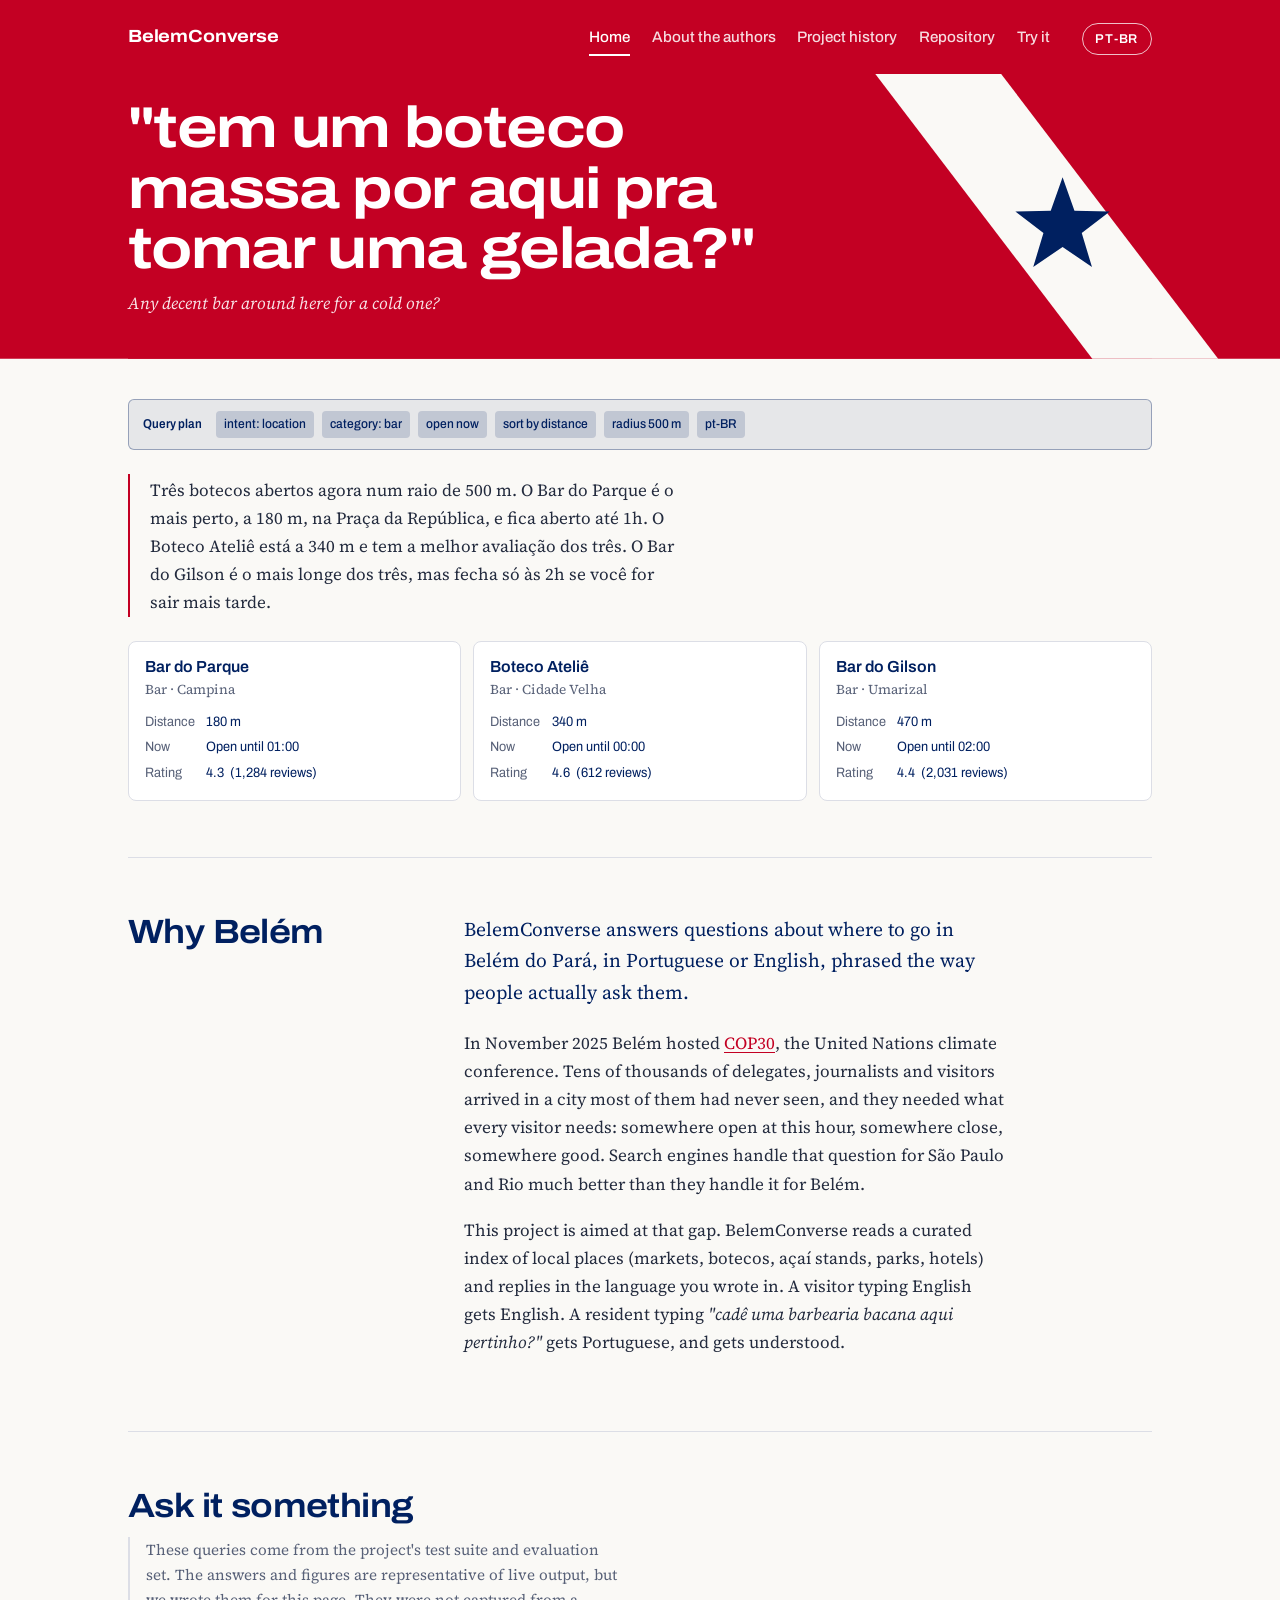
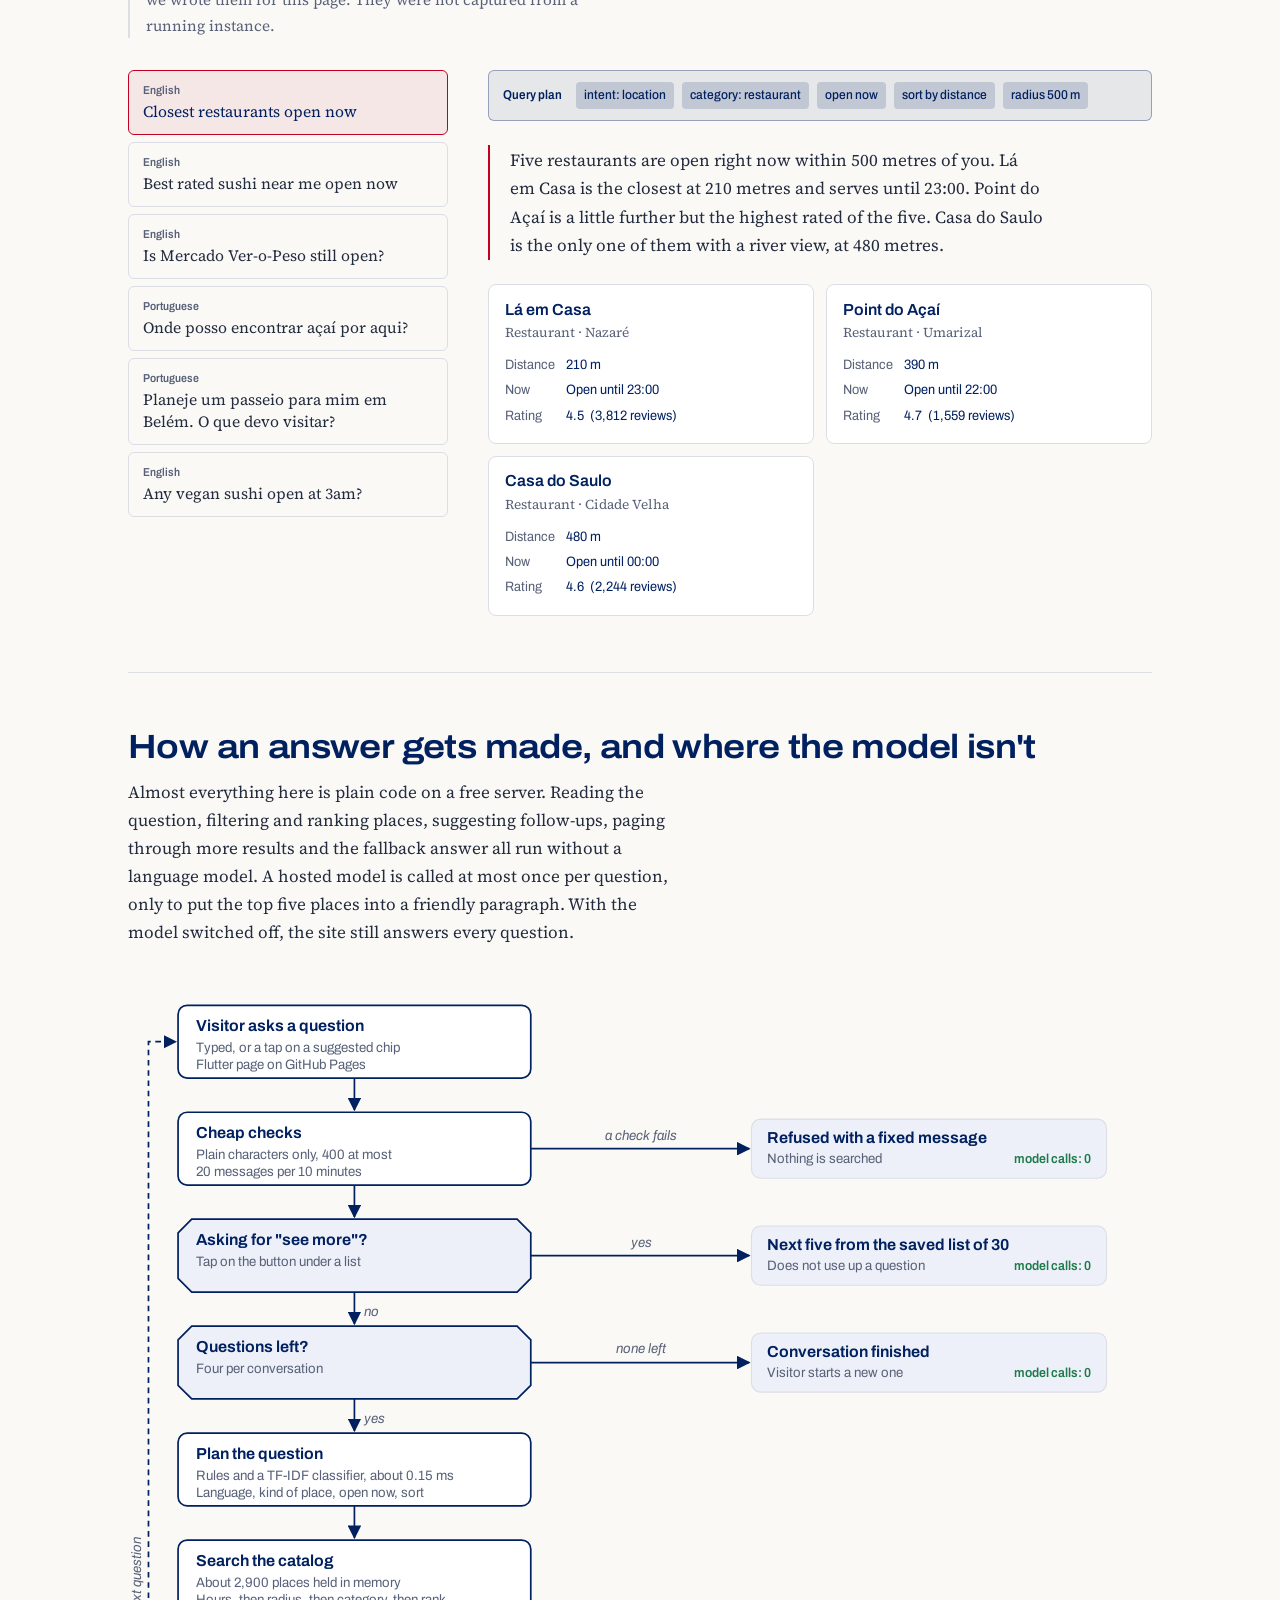
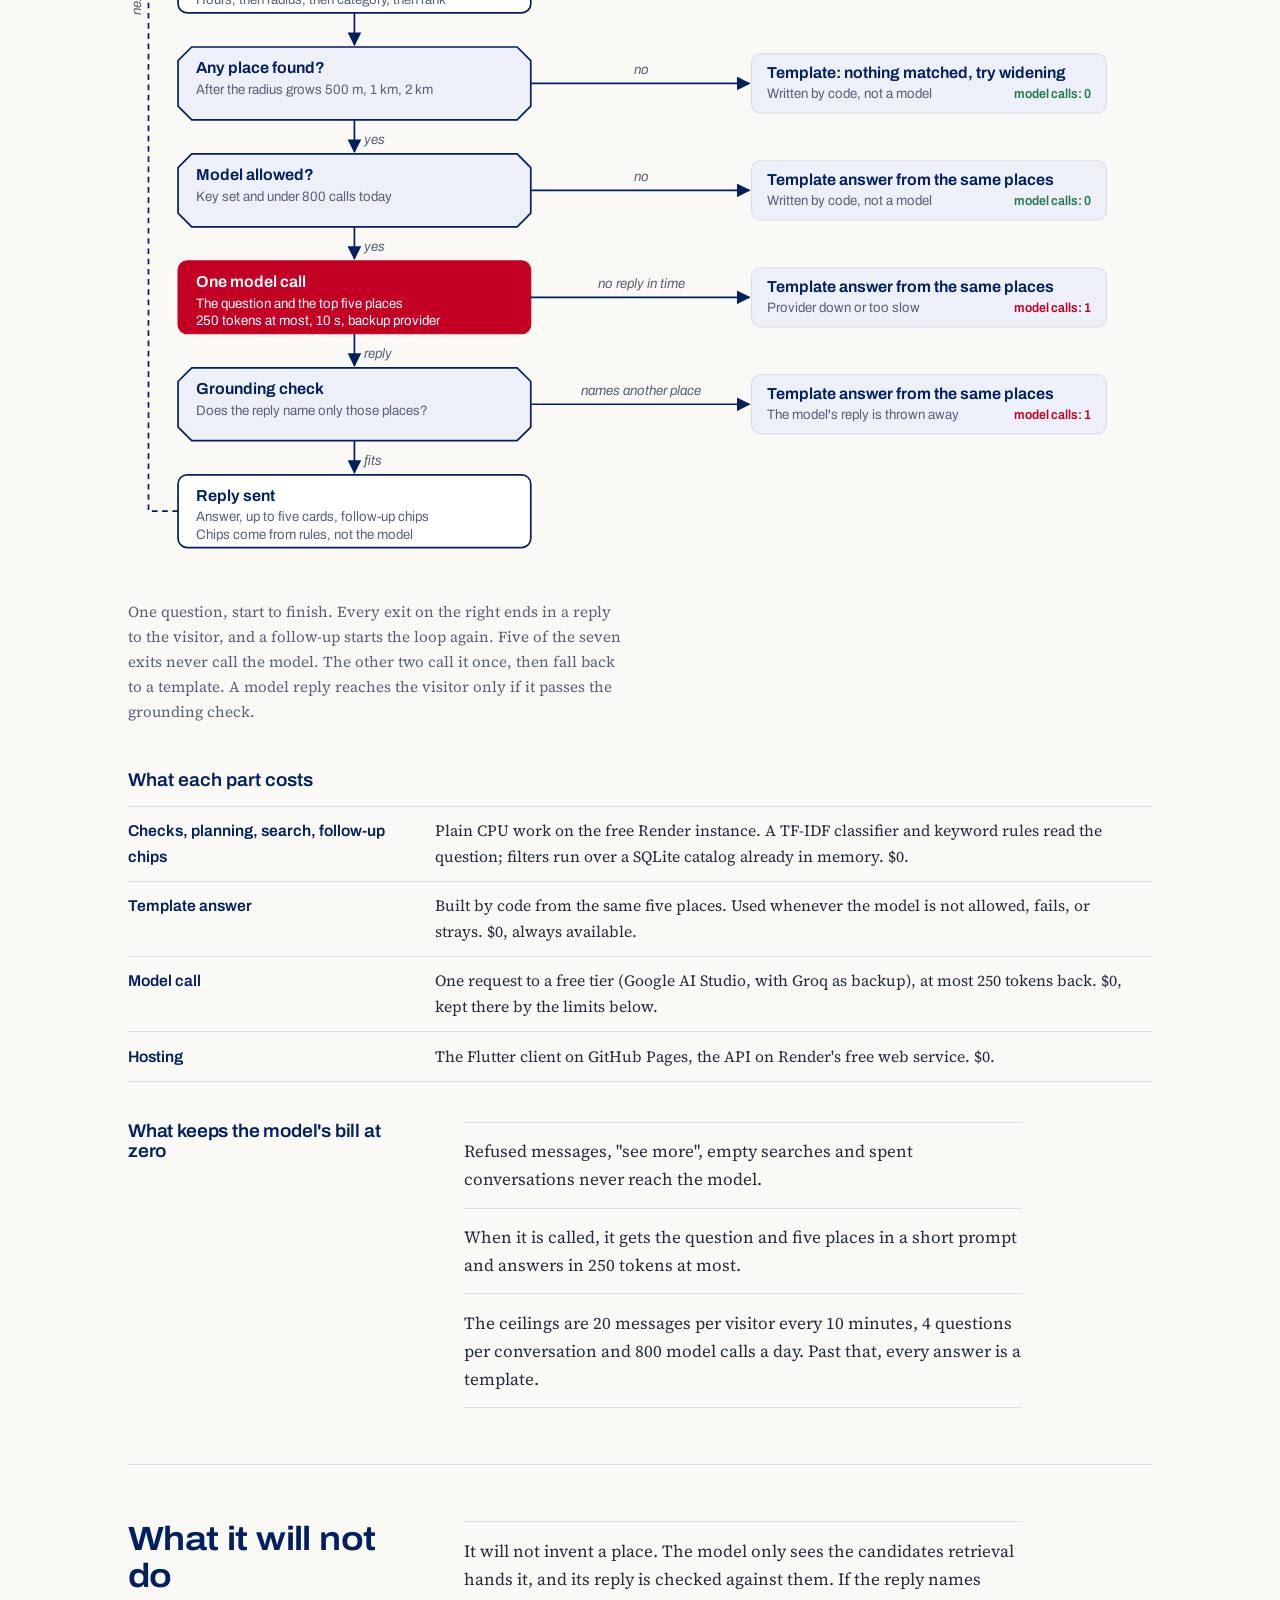
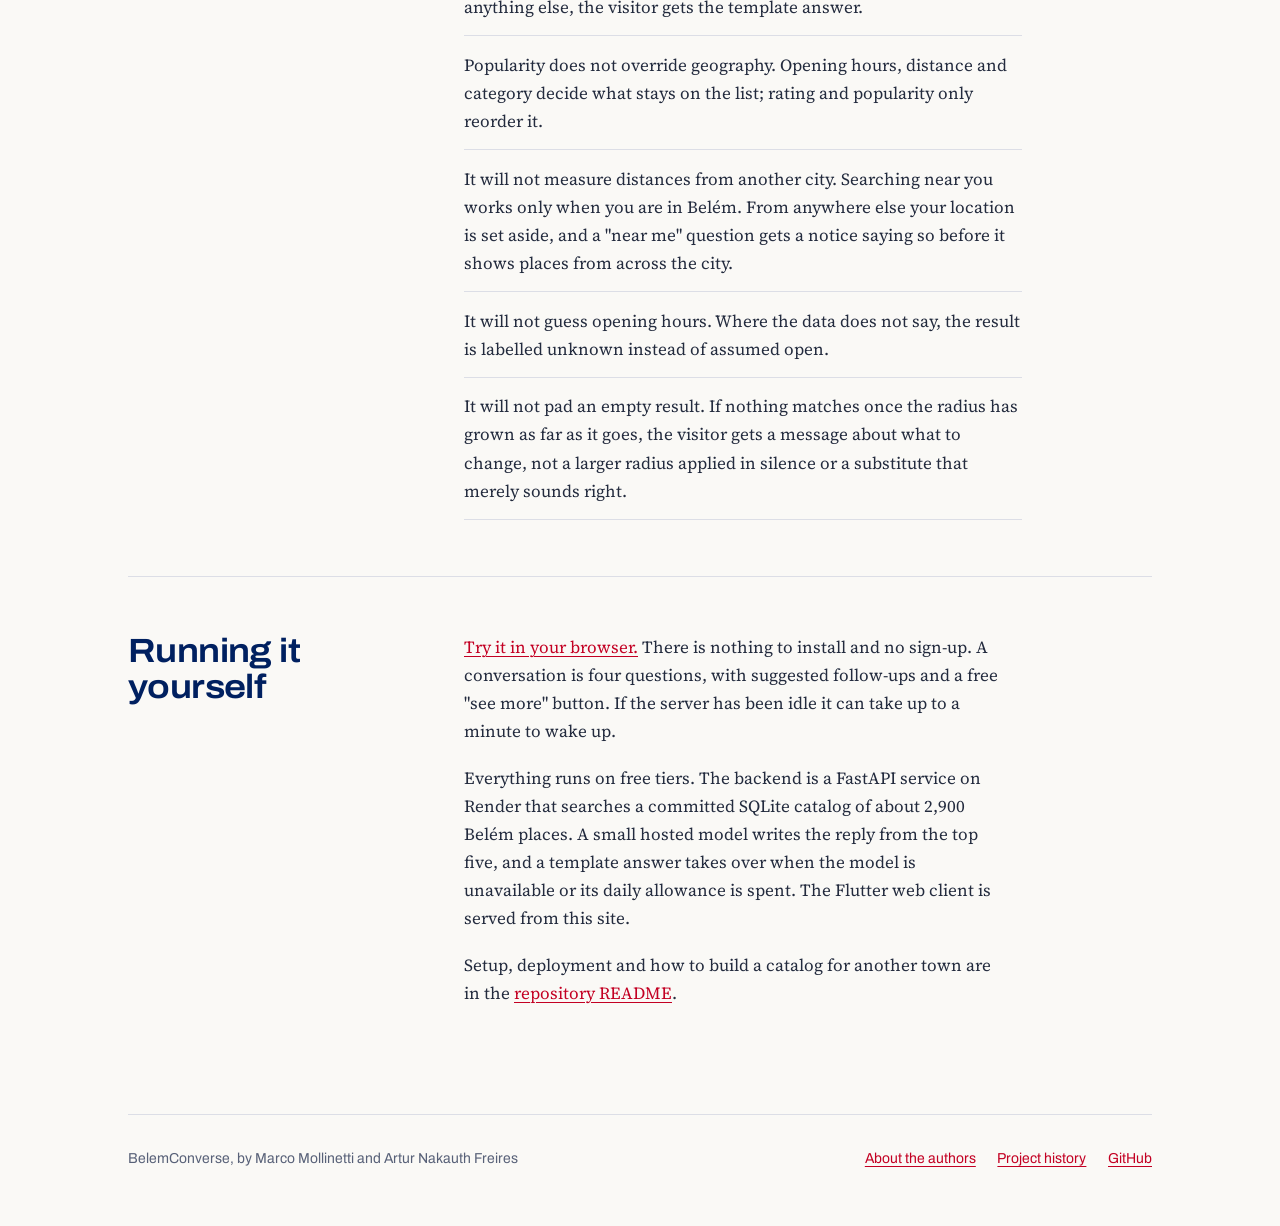
<file: docs/index.html>
<!doctype html>
<html lang="en">
<head>
<meta charset="utf-8">
<meta name="viewport" content="width=device-width, initial-scale=1">
<title>BelemConverse: ask where to go in Belém do Pará</title>
<link rel="icon" href="assets/favicon.svg" type="image/svg+xml">
<link rel="alternate icon" href="assets/favicon.png" type="image/png">
<link rel="alternate" hreflang="en" href="https://mollinetti.github.io/BelemConverse/">
<link rel="alternate" hreflang="pt-BR" href="https://mollinetti.github.io/BelemConverse/pt-br/">
<link rel="alternate" hreflang="x-default" href="https://mollinetti.github.io/BelemConverse/">
<meta name="description" content="A chat guide for Belém do Pará that answers in Portuguese or English from a curated index of local places. Plain code finds the places; a language model only turns the top five into a short reply.">
<meta property="og:type" content="website">
<meta property="og:site_name" content="BelemConverse">
<meta property="og:title" content="BelemConverse: ask where to go in Belém do Pará">
<meta property="og:description" content="Ask where to eat, drink or go in Belém do Pará, in Portuguese or English. Answers name only places that exist.">
<meta property="og:url" content="https://mollinetti.github.io/BelemConverse/">
<meta property="og:image" content="https://mollinetti.github.io/BelemConverse/assets/og-image.jpg">
<meta property="og:image:width" content="1200">
<meta property="og:image:height" content="630">
<meta property="og:image:alt" content="A colloquial Portuguese question about bars, the query plan extracted from it, and a grounded answer naming three bars open nearby.">
<meta property="og:locale" content="en_US">
<meta property="og:locale:alternate" content="pt_BR">
<meta name="twitter:card" content="summary_large_image">
<link rel="preconnect" href="https://fonts.googleapis.com">
<link rel="preconnect" href="https://fonts.gstatic.com" crossorigin>
<link href="https://fonts.googleapis.com/css2?family=Archivo:wdth,wght@62..125,100..900&family=Source+Serif+4:ital,opsz,wght@0,8..60,200..700;1,8..60,200..700&display=swap" rel="stylesheet">
<link rel="stylesheet" href="assets/style.css">
</head>
<body>

<div class="shell">
  <div class="flag">
    <svg class="flag-art" viewBox="0 0 400 300" preserveAspectRatio="xMaxYMid slice" aria-hidden="true">
      <line x1="40" y1="-60" x2="360" y2="360" stroke="#FAF9F6" stroke-width="92"/>
      <path d="M200,98L210.9,128.7L243.4,129.4L217.6,149.2L227,180.4L200,162L173,180.4L182.4,149.2L156.6,129.4L189.1,128.7Z" fill="#002060" transform="translate(0 -3)"/>
    </svg>
    <header class="masthead">
      <a class="wordmark" href="index.html">BelemConverse</a>
      <nav>
        <a href="index.html" aria-current="page">Home</a>
        <a href="authors.html">About the authors</a>
        <a href="history.html">Project history</a>
        <a href="https://github.com/Mollinetti/BelemConverse">Repository</a>
        <a href="app/">Try it</a>
      </nav>
    <a class="lang-switch" href="pt-br/index.html" hreflang="pt-BR" lang="pt-BR" aria-label="Ler esta página em português">PT-BR</a>
    </header>
    <p class="asked">"tem um boteco massa por aqui pra tomar uma gelada?"</p>
    <p class="gloss">Any decent bar around here for a cold one?</p>
  </div>

  <section class="hero">

    <div class="plan">
      <span class="plan-label">Query plan</span>
      <span class="chip">intent: location</span>
      <span class="chip">category: bar</span>
      <span class="chip">open now</span>
      <span class="chip">sort by distance</span>
      <span class="chip">radius 500 m</span>
      <span class="chip">pt-BR</span>
    </div>

    <div class="answer">
      <p>Três botecos abertos agora num raio de 500 m. O Bar do Parque é o mais perto, a 180 m, na Praça da República, e fica aberto até 1h. O Boteco Ateliê está a 340 m e tem a melhor avaliação dos três. O Bar do Gilson é o mais longe dos três, mas fecha só às 2h se você for sair mais tarde.</p>
    </div>

    <div class="results">
      <article class="result">
        <h4>Bar do Parque</h4>
        <p class="kind">Bar &middot; Campina</p>
        <dl>
          <dt>Distance</dt><dd>180 m</dd>
          <dt>Now</dt><dd class="open">Open until 01:00</dd>
          <dt>Rating</dt><dd>4.3 &nbsp;(1,284 reviews)</dd>
        </dl>
      </article>
      <article class="result">
        <h4>Boteco Ateliê</h4>
        <p class="kind">Bar &middot; Cidade Velha</p>
        <dl>
          <dt>Distance</dt><dd>340 m</dd>
          <dt>Now</dt><dd class="open">Open until 00:00</dd>
          <dt>Rating</dt><dd>4.6 &nbsp;(612 reviews)</dd>
        </dl>
      </article>
      <article class="result">
        <h4>Bar do Gilson</h4>
        <p class="kind">Bar &middot; Umarizal</p>
        <dl>
          <dt>Distance</dt><dd>470 m</dd>
          <dt>Now</dt><dd class="open">Open until 02:00</dd>
          <dt>Rating</dt><dd>4.4 &nbsp;(2,031 reviews)</dd>
        </dl>
      </article>
    </div>
  </section>

  <section class="split">
    <div class="section-head">
      <h2>Why Belém</h2>
    </div>
    <div class="measure">
      <p class="lede">BelemConverse answers questions about where to go in Belém do Pará, in Portuguese or English, phrased the way people actually ask them.</p>
      <p>In November 2025 Belém hosted <a href="https://cop30.br/pt-br">COP30</a>, the United Nations climate conference. Tens of thousands of delegates, journalists and visitors arrived in a city most of them had never seen, and they needed what every visitor needs: somewhere open at this hour, somewhere close, somewhere good. Search engines handle that question for São Paulo and Rio much better than they handle it for Belém.</p>
      <p>This project is aimed at that gap. BelemConverse reads a curated index of local places (markets, botecos, açaí stands, parks, hotels) and replies in the language you wrote in. A visitor typing English gets English. A resident typing <em>"cadê uma barbearia bacana aqui pertinho?"</em> gets Portuguese, and gets understood.</p>
    </div>
  </section>

  <section>
    <div class="section-head">
      <h2>Ask it something</h2>
      <p class="note">These queries come from the project's test suite and evaluation set. The answers and figures are representative of live output, but we wrote them for this page. They were not captured from a running instance.</p>
    </div>

    <div class="picker">
      <div class="picker-list" role="tablist" aria-label="Example queries">
        <button role="tab" id="t1" aria-controls="p1" aria-selected="true"><span class="lang">English</span>Closest restaurants open now</button>
        <button role="tab" id="t2" aria-controls="p2" aria-selected="false"><span class="lang">English</span>Best rated sushi near me open now</button>
        <button role="tab" id="t3" aria-controls="p3" aria-selected="false"><span class="lang">English</span>Is Mercado Ver-o-Peso still open?</button>
        <button role="tab" id="t4" aria-controls="p4" aria-selected="false"><span class="lang">Portuguese</span>Onde posso encontrar açaí por aqui?</button>
        <button role="tab" id="t5" aria-controls="p5" aria-selected="false"><span class="lang">Portuguese</span>Planeje um passeio para mim em Belém. O que devo visitar?</button>
        <button role="tab" id="t6" aria-controls="p6" aria-selected="false"><span class="lang">English</span>Any vegan sushi open at 3am?</button>
      </div>

      <div>
        <div class="panel" role="tabpanel" id="p1" aria-labelledby="t1">
          <div class="plan">
            <span class="plan-label">Query plan</span>
            <span class="chip">intent: location</span>
            <span class="chip">category: restaurant</span>
            <span class="chip">open now</span>
            <span class="chip">sort by distance</span>
            <span class="chip">radius 500 m</span>
          </div>
          <div class="answer">
            <p>Five restaurants are open right now within 500 metres of you. Lá em Casa is the closest at 210 metres and serves until 23:00. Point do Açaí is a little further but the highest rated of the five. Casa do Saulo is the only one of them with a river view, at 480 metres.</p>
          </div>
          <div class="results">
            <article class="result">
              <h4>Lá em Casa</h4>
              <p class="kind">Restaurant &middot; Nazaré</p>
              <dl><dt>Distance</dt><dd>210 m</dd><dt>Now</dt><dd class="open">Open until 23:00</dd><dt>Rating</dt><dd>4.5 &nbsp;(3,812 reviews)</dd></dl>
            </article>
            <article class="result">
              <h4>Point do Açaí</h4>
              <p class="kind">Restaurant &middot; Umarizal</p>
              <dl><dt>Distance</dt><dd>390 m</dd><dt>Now</dt><dd class="open">Open until 22:00</dd><dt>Rating</dt><dd>4.7 &nbsp;(1,559 reviews)</dd></dl>
            </article>
            <article class="result">
              <h4>Casa do Saulo</h4>
              <p class="kind">Restaurant &middot; Cidade Velha</p>
              <dl><dt>Distance</dt><dd>480 m</dd><dt>Now</dt><dd class="open">Open until 00:00</dd><dt>Rating</dt><dd>4.6 &nbsp;(2,244 reviews)</dd></dl>
            </article>
          </div>
        </div>

        <div class="panel" role="tabpanel" id="p2" aria-labelledby="t2" hidden>
          <div class="plan">
            <span class="plan-label">Query plan</span>
            <span class="chip">intent: popularity</span>
            <span class="chip">category: sushi</span>
            <span class="chip">open now</span>
            <span class="chip">sort by rating</span>
            <span class="chip">radius 500 m &rarr; 1 km</span>
          </div>
          <div class="answer">
            <p>Nothing matched inside 500 metres, so the search widened to a kilometre and found three sushi places open now. Ryori is the best rated at 4.8 and is 720 metres away. Sushi Ver-o-Rio is closer at 610 metres and has more reviews, if you would rather not walk as far.</p>
          </div>
          <div class="results">
            <article class="result">
              <h4>Ryori Sushi Lounge</h4>
              <p class="kind">Japanese restaurant &middot; Batista Campos</p>
              <dl><dt>Distance</dt><dd>720 m</dd><dt>Now</dt><dd class="open">Open until 23:30</dd><dt>Rating</dt><dd>4.8 &nbsp;(1,102 reviews)</dd></dl>
            </article>
            <article class="result">
              <h4>Sushi Ver-o-Rio</h4>
              <p class="kind">Japanese restaurant &middot; Umarizal</p>
              <dl><dt>Distance</dt><dd>610 m</dd><dt>Now</dt><dd class="open">Open until 23:00</dd><dt>Rating</dt><dd>4.5 &nbsp;(1,878 reviews)</dd></dl>
            </article>
            <article class="result">
              <h4>Kaito Sushi</h4>
              <p class="kind">Japanese restaurant &middot; Marco</p>
              <dl><dt>Distance</dt><dd>940 m</dd><dt>Now</dt><dd class="open">Open until 22:30</dd><dt>Rating</dt><dd>4.4 &nbsp;(503 reviews)</dd></dl>
            </article>
          </div>
        </div>

        <div class="panel" role="tabpanel" id="p3" aria-labelledby="t3" hidden>
          <div class="plan">
            <span class="plan-label">Query plan</span>
            <span class="chip">intent: verification</span>
            <span class="chip">named place: Ver-o-Peso</span>
            <span class="chip">check business hours</span>
          </div>
          <div class="answer">
            <p>Mercado Ver-o-Peso is open. It runs from 05:00 to 18:00 daily, and it is 14:20 now, so you have just under four hours. The fish market at the Ver-o-Peso pier winds down earlier than the rest, usually by midday.</p>
          </div>
          <div class="results">
            <article class="result">
              <h4>Mercado Ver-o-Peso</h4>
              <p class="kind">Market &middot; Campina</p>
              <dl><dt>Hours</dt><dd>05:00 to 18:00</dd><dt>Now</dt><dd class="open">Open</dd><dt>Rating</dt><dd>4.6 &nbsp;(48,930 reviews)</dd></dl>
            </article>
          </div>
        </div>

        <div class="panel" role="tabpanel" id="p4" aria-labelledby="t4" hidden>
          <div class="plan">
            <span class="plan-label">Query plan</span>
            <span class="chip">intent: location</span>
            <span class="chip">category: açaí</span>
            <span class="chip">sort by distance</span>
            <span class="chip">radius 500 m</span>
            <span class="chip">pt-BR</span>
          </div>
          <div class="answer">
            <p>Tem três lugares de açaí bem perto. O Açaí do Tuca fica a 150 m e é o mais próximo. A Casa do Açaí, a 320 m, tem a melhor nota e serve com peixe frito e farinha d'água. O ponto do Ver-o-Peso fecha às 18h, então vale ir antes se você quiser o da feira.</p>
          </div>
          <div class="results">
            <article class="result">
              <h4>Açaí do Tuca</h4>
              <p class="kind">Açaí &middot; Cremação</p>
              <dl><dt>Distance</dt><dd>150 m</dd><dt>Now</dt><dd class="open">Open until 20:00</dd><dt>Rating</dt><dd>4.4 &nbsp;(876 reviews)</dd></dl>
            </article>
            <article class="result">
              <h4>Casa do Açaí</h4>
              <p class="kind">Açaí &middot; Batista Campos</p>
              <dl><dt>Distance</dt><dd>320 m</dd><dt>Now</dt><dd class="open">Open until 19:00</dd><dt>Rating</dt><dd>4.7 &nbsp;(1,340 reviews)</dd></dl>
            </article>
            <article class="result">
              <h4>Ponto do Açaí Ver-o-Peso</h4>
              <p class="kind">Açaí &middot; Campina</p>
              <dl><dt>Distance</dt><dd>460 m</dd><dt>Now</dt><dd class="open">Open until 18:00</dd><dt>Rating</dt><dd>4.5 &nbsp;(2,908 reviews)</dd></dl>
            </article>
          </div>
        </div>

        <div class="panel" role="tabpanel" id="p5" aria-labelledby="t5" hidden>
          <div class="plan">
            <span class="plan-label">Query plan</span>
            <span class="chip">intent: tour planning</span>
            <span class="chip">city: Belém</span>
            <span class="chip">itinerary: half day</span>
            <span class="chip">pt-BR</span>
          </div>
          <div class="answer">
            <p>Montei um roteiro de meio dia que dá para fazer a pé, começando cedo:</p>
            <p><strong>08:00</strong> Mercado Ver-o-Peso, enquanto a feira de peixe ainda está cheia.<br>
            <strong>10:00</strong> Forte do Presépio e Casa das Onze Janelas, cinco minutos a pé dali.<br>
            <strong>12:00</strong> Almoço na Estação das Docas, à beira do rio.<br>
            <strong>14:00</strong> Mangal das Garças, para ver as garças e subir no mirante.</p>
            <p>Tudo isso fica dentro de 2 km. Se sobrar tempo, o Theatro da Paz faz visita guiada até as 17h.</p>
          </div>
          <div class="results">
            <article class="result">
              <h4>Mercado Ver-o-Peso</h4>
              <p class="kind">Stop 1 &middot; Market</p>
              <dl><dt>Arrive</dt><dd>08:00</dd><dt>Stay</dt><dd>~90 min</dd><dt>Walk next</dt><dd>650 m</dd></dl>
            </article>
            <article class="result">
              <h4>Casa das Onze Janelas</h4>
              <p class="kind">Stop 2 &middot; Museum</p>
              <dl><dt>Arrive</dt><dd>10:00</dd><dt>Stay</dt><dd>~75 min</dd><dt>Walk next</dt><dd>900 m</dd></dl>
            </article>
            <article class="result">
              <h4>Mangal das Garças</h4>
              <p class="kind">Stop 4 &middot; Park</p>
              <dl><dt>Arrive</dt><dd>14:00</dd><dt>Stay</dt><dd>~2 h</dd><dt>Closes</dt><dd>18:00</dd></dl>
            </article>
          </div>
        </div>

        <div class="panel" role="tabpanel" id="p6" aria-labelledby="t6" hidden>
          <div class="plan">
            <span class="plan-label">Query plan</span>
            <span class="chip">intent: location</span>
            <span class="chip">category: sushi</span>
            <span class="chip">open now</span>
            <span class="chip">radius 500 m &rarr; 1 km &rarr; 2 km</span>
            <span class="chip">0 results</span>
          </div>
          <div class="answer">
            <p>I couldn't find any places matching your search. Try widening the search radius, choosing a different type, or disabling the 'open now' filter.</p>
          </div>
          <p class="note">When retrieval comes back empty the model is not called at all. A fixed message says nothing matched and what to change, so there is nothing to invent.</p>
        </div>
      </div>
    </div>
  </section>

  <section id="how">
    <div class="section-head">
      <h2>How an answer gets made, and where the model isn't</h2>
      <p class="measure">Almost everything here is plain code on a free server. Reading the question, filtering and ranking places, suggesting follow-ups, paging through more results and the fallback answer all run without a language model. A hosted model is called at most once per question, only to put the top five places into a friendly paragraph. With the model switched off, the site still answers every question.</p>
    </div>

    <figure class="loop-fig">
      <div class="loop-scroll">
      <svg viewBox="0 0 900 1052" role="img" aria-label="Flowchart of one question. Cheap checks, planning and search run as plain code. Five exits answer without the model, and two call it once and fall back to a template. The model is called once, and its reply is checked before it is used. Every exit ends in a reply, and a follow-up starts the loop again." xmlns="http://www.w3.org/2000/svg">
      <defs><marker id="fh" viewBox="0 0 10 10" refX="9" refY="5" markerWidth="8" markerHeight="8" orient="auto"><path class="f-head" d="M0 0L10 5L0 10z"/></marker></defs>
      <line class="f-line" x1="199" y1="88" x2="199" y2="116" marker-end="url(#fh)"/>
      <rect class="f-node" x="44" y="24" width="310" height="64" rx="8"/>
      <text class="f-title" x="60" y="47">Visitor asks a question</text>
      <text class="f-sub" x="60" y="65">Typed, or a tap on a suggested chip</text>
      <text class="f-sub" x="60" y="80">Flutter page on GitHub Pages</text>
      <line class="f-line" x1="199" y1="182" x2="199" y2="210" marker-end="url(#fh)"/>
      <rect class="f-node" x="44" y="118" width="310" height="64" rx="8"/>
      <text class="f-title" x="60" y="141">Cheap checks</text>
      <text class="f-sub" x="60" y="159">Plain characters only, 400 at most</text>
      <text class="f-sub" x="60" y="174">20 messages per 10 minutes</text>
      <line class="f-line" x1="354" y1="150" x2="546" y2="150" marker-end="url(#fh)"/>
      <text class="f-cond" x="451" y="142" text-anchor="middle">a check fails</text>
      <rect class="f-exit" x="548" y="124" width="312" height="52" rx="8"/>
      <text class="f-title" x="562" y="145">Refused with a fixed message</text>
      <text class="f-sub" x="562" y="163">Nothing is searched</text>
      <text class="f-tag" x="846" y="163" text-anchor="end">model calls: 0</text>
      <line class="f-line" x1="199" y1="276" x2="199" y2="304" marker-end="url(#fh)"/>
      <text class="f-cond" x="207" y="297">no</text>
      <polygon class="f-ask" points="56,212 342,212 354,224 354,264 342,276 56,276 44,264 44,224"/>
      <text class="f-title" x="60" y="235">Asking for "see more"?</text>
      <text class="f-sub" x="60" y="253">Tap on the button under a list</text>
      <line class="f-line" x1="354" y1="244" x2="546" y2="244" marker-end="url(#fh)"/>
      <text class="f-cond" x="451" y="236" text-anchor="middle">yes</text>
      <rect class="f-exit" x="548" y="218" width="312" height="52" rx="8"/>
      <text class="f-title" x="562" y="239">Next five from the saved list of 30</text>
      <text class="f-sub" x="562" y="257">Does not use up a question</text>
      <text class="f-tag" x="846" y="257" text-anchor="end">model calls: 0</text>
      <line class="f-line" x1="199" y1="370" x2="199" y2="398" marker-end="url(#fh)"/>
      <text class="f-cond" x="207" y="391">yes</text>
      <polygon class="f-ask" points="56,306 342,306 354,318 354,358 342,370 56,370 44,358 44,318"/>
      <text class="f-title" x="60" y="329">Questions left?</text>
      <text class="f-sub" x="60" y="347">Four per conversation</text>
      <line class="f-line" x1="354" y1="338" x2="546" y2="338" marker-end="url(#fh)"/>
      <text class="f-cond" x="451" y="330" text-anchor="middle">none left</text>
      <rect class="f-exit" x="548" y="312" width="312" height="52" rx="8"/>
      <text class="f-title" x="562" y="333">Conversation finished</text>
      <text class="f-sub" x="562" y="351">Visitor starts a new one</text>
      <text class="f-tag" x="846" y="351" text-anchor="end">model calls: 0</text>
      <line class="f-line" x1="199" y1="464" x2="199" y2="492" marker-end="url(#fh)"/>
      <rect class="f-node" x="44" y="400" width="310" height="64" rx="8"/>
      <text class="f-title" x="60" y="423">Plan the question</text>
      <text class="f-sub" x="60" y="441">Rules and a TF-IDF classifier, about 0.15 ms</text>
      <text class="f-sub" x="60" y="456">Language, kind of place, open now, sort</text>
      <line class="f-line" x1="199" y1="558" x2="199" y2="586" marker-end="url(#fh)"/>
      <rect class="f-node" x="44" y="494" width="310" height="64" rx="8"/>
      <text class="f-title" x="60" y="517">Search the catalog</text>
      <text class="f-sub" x="60" y="535">About 2,900 places held in memory</text>
      <text class="f-sub" x="60" y="550">Hours, then radius, then category, then rank</text>
      <line class="f-line" x1="199" y1="652" x2="199" y2="680" marker-end="url(#fh)"/>
      <text class="f-cond" x="207" y="673">yes</text>
      <polygon class="f-ask" points="56,588 342,588 354,600 354,640 342,652 56,652 44,640 44,600"/>
      <text class="f-title" x="60" y="611">Any place found?</text>
      <text class="f-sub" x="60" y="629">After the radius grows 500 m, 1 km, 2 km</text>
      <line class="f-line" x1="354" y1="620" x2="546" y2="620" marker-end="url(#fh)"/>
      <text class="f-cond" x="451" y="612" text-anchor="middle">no</text>
      <rect class="f-exit" x="548" y="594" width="312" height="52" rx="8"/>
      <text class="f-title" x="562" y="615">Template: nothing matched, try widening</text>
      <text class="f-sub" x="562" y="633">Written by code, not a model</text>
      <text class="f-tag" x="846" y="633" text-anchor="end">model calls: 0</text>
      <line class="f-line" x1="199" y1="746" x2="199" y2="774" marker-end="url(#fh)"/>
      <text class="f-cond" x="207" y="767">yes</text>
      <polygon class="f-ask" points="56,682 342,682 354,694 354,734 342,746 56,746 44,734 44,694"/>
      <text class="f-title" x="60" y="705">Model allowed?</text>
      <text class="f-sub" x="60" y="723">Key set and under 800 calls today</text>
      <line class="f-line" x1="354" y1="714" x2="546" y2="714" marker-end="url(#fh)"/>
      <text class="f-cond" x="451" y="706" text-anchor="middle">no</text>
      <rect class="f-exit" x="548" y="688" width="312" height="52" rx="8"/>
      <text class="f-title" x="562" y="709">Template answer from the same places</text>
      <text class="f-sub" x="562" y="727">Written by code, not a model</text>
      <text class="f-tag" x="846" y="727" text-anchor="end">model calls: 0</text>
      <line class="f-line" x1="199" y1="840" x2="199" y2="868" marker-end="url(#fh)"/>
      <text class="f-cond" x="207" y="861">reply</text>
      <rect class="f-model" x="44" y="776" width="310" height="64" rx="8"/>
      <text class="f-title f-on" x="60" y="799">One model call</text>
      <text class="f-sub f-on" x="60" y="817">The question and the top five places</text>
      <text class="f-sub f-on" x="60" y="832">250 tokens at most, 10 s, backup provider</text>
      <line class="f-line" x1="354" y1="808" x2="546" y2="808" marker-end="url(#fh)"/>
      <text class="f-cond" x="451" y="800" text-anchor="middle">no reply in time</text>
      <rect class="f-exit" x="548" y="782" width="312" height="52" rx="8"/>
      <text class="f-title" x="562" y="803">Template answer from the same places</text>
      <text class="f-sub" x="562" y="821">Provider down or too slow</text>
      <text class="f-tag f-tag-1" x="846" y="821" text-anchor="end">model calls: 1</text>
      <line class="f-line" x1="199" y1="934" x2="199" y2="962" marker-end="url(#fh)"/>
      <text class="f-cond" x="207" y="955">fits</text>
      <polygon class="f-ask" points="56,870 342,870 354,882 354,922 342,934 56,934 44,922 44,882"/>
      <text class="f-title" x="60" y="893">Grounding check</text>
      <text class="f-sub" x="60" y="911">Does the reply name only those places?</text>
      <line class="f-line" x1="354" y1="902" x2="546" y2="902" marker-end="url(#fh)"/>
      <text class="f-cond" x="451" y="894" text-anchor="middle">names another place</text>
      <rect class="f-exit" x="548" y="876" width="312" height="52" rx="8"/>
      <text class="f-title" x="562" y="897">Template answer from the same places</text>
      <text class="f-sub" x="562" y="915">The model's reply is thrown away</text>
      <text class="f-tag f-tag-1" x="846" y="915" text-anchor="end">model calls: 1</text>
      <rect class="f-node" x="44" y="964" width="310" height="64" rx="8"/>
      <text class="f-title" x="60" y="987">Reply sent</text>
      <text class="f-sub" x="60" y="1005">Answer, up to five cards, follow-up chips</text>
      <text class="f-sub" x="60" y="1020">Chips come from rules, not the model</text>
      <path class="f-line f-loop" d="M44 996 H18 V56 H42" marker-end="url(#fh)"/>
      <text class="f-cond" transform="translate(11 526) rotate(-90)" text-anchor="middle">next question</text>
      </svg>
      </div>
      <figcaption>One question, start to finish. Every exit on the right ends in a reply to the visitor, and a follow-up starts the loop again. Five of the seven exits never call the model. The other two call it once, then fall back to a template. A model reply reaches the visitor only if it passes the grounding check.</figcaption>
    </figure>

    <table class="cost">
      <caption>What each part costs</caption>
      <tr><th scope="row">Checks, planning, search, follow-up chips</th><td>Plain CPU work on the free Render instance. A TF-IDF classifier and keyword rules read the question; filters run over a SQLite catalog already in memory. $0.</td></tr>
      <tr><th scope="row">Template answer</th><td>Built by code from the same five places. Used whenever the model is not allowed, fails, or strays. $0, always available.</td></tr>
      <tr><th scope="row">Model call</th><td>One request to a free tier (Google AI Studio, with Groq as backup), at most 250 tokens back. $0, kept there by the limits below.</td></tr>
      <tr><th scope="row">Hosting</th><td>The Flutter client on GitHub Pages, the API on Render's free web service. $0.</td></tr>
    </table>

    <div class="split inner">
      <h3>What keeps the model's bill at zero</h3>
      <ul class="rules">
        <li>Refused messages, "see more", empty searches and spent conversations never reach the model.</li>
        <li>When it is called, it gets the question and five places in a short prompt and answers in 250 tokens at most.</li>
        <li>The ceilings are 20 messages per visitor every 10 minutes, 4 questions per conversation and 800 model calls a day. Past that, every answer is a template.</li>
      </ul>
    </div>
  </section>

  <section class="split">
    <div class="section-head">
      <h2>What it will not do</h2>
    </div>
    <ul class="rules">
      <li>It will not invent a place. The model only sees the candidates retrieval hands it, and its reply is checked against them. If the reply names anything else, the visitor gets the template answer.</li>
      <li>Popularity does not override geography. Opening hours, distance and category decide what stays on the list; rating and popularity only reorder it.</li>
      <li>It will not measure distances from another city. Searching near you works only when you are in Belém. From anywhere else your location is set aside, and a "near me" question gets a notice saying so before it shows places from across the city.</li>
      <li>It will not guess opening hours. Where the data does not say, the result is labelled unknown instead of assumed open.</li>
      <li>It will not pad an empty result. If nothing matches once the radius has grown as far as it goes, the visitor gets a message about what to change, not a larger radius applied in silence or a substitute that merely sounds right.</li>
    </ul>
  </section>

  <section class="split">
    <div class="section-head">
      <h2>Running it yourself</h2>
    </div>
    <div class="measure">
      <p><a href="app/">Try it in your browser.</a> There is nothing to install and no sign-up. A conversation is four questions, with suggested follow-ups and a free "see more" button. If the server has been idle it can take up to a minute to wake up.</p>
      <p>Everything runs on free tiers. The backend is a FastAPI service on Render that searches a committed SQLite catalog of about 2,900 Belém places. A small hosted model writes the reply from the top five, and a template answer takes over when the model is unavailable or its daily allowance is spent. The Flutter web client is served from this site.</p>
      <p>Setup, deployment and how to build a catalog for another town are in the <a href="https://github.com/Mollinetti/BelemConverse">repository README</a>.</p>
    </div>
  </section>

  <footer class="site">
    <span>BelemConverse, by Marco Mollinetti and Artur Nakauth Freires</span>
    <nav>
      <a href="authors.html">About the authors</a>
      <a href="history.html">Project history</a>
      <a href="https://github.com/Mollinetti/BelemConverse">GitHub</a>
    </nav>
  </footer>
</div>

<script>
document.querySelectorAll('[role="tab"]').forEach(function (tab, _, tabs) {
  tab.addEventListener('click', function () {
    tabs.forEach(function (t) {
      var selected = t === tab;
      t.setAttribute('aria-selected', selected);
      document.getElementById(t.getAttribute('aria-controls')).hidden = !selected;
    });
  });
});
</script>

</body>
</html>
</file>
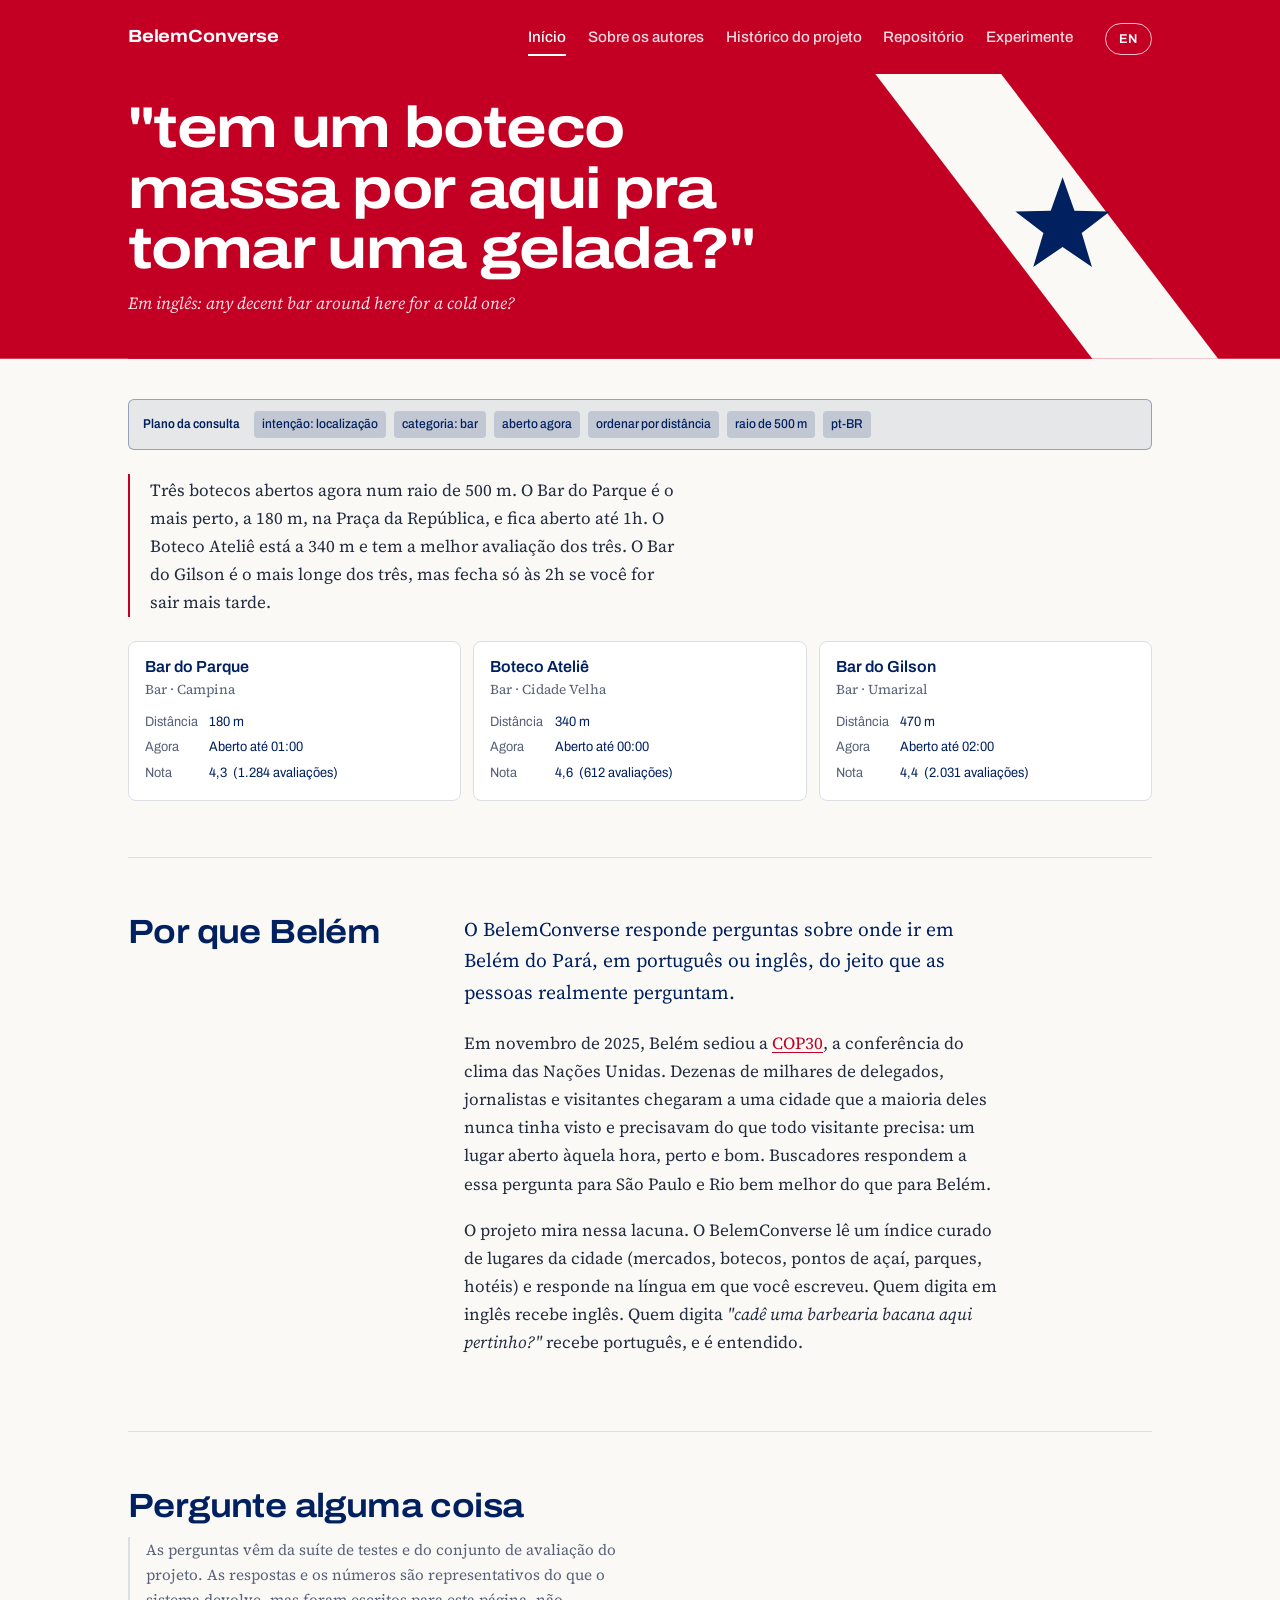
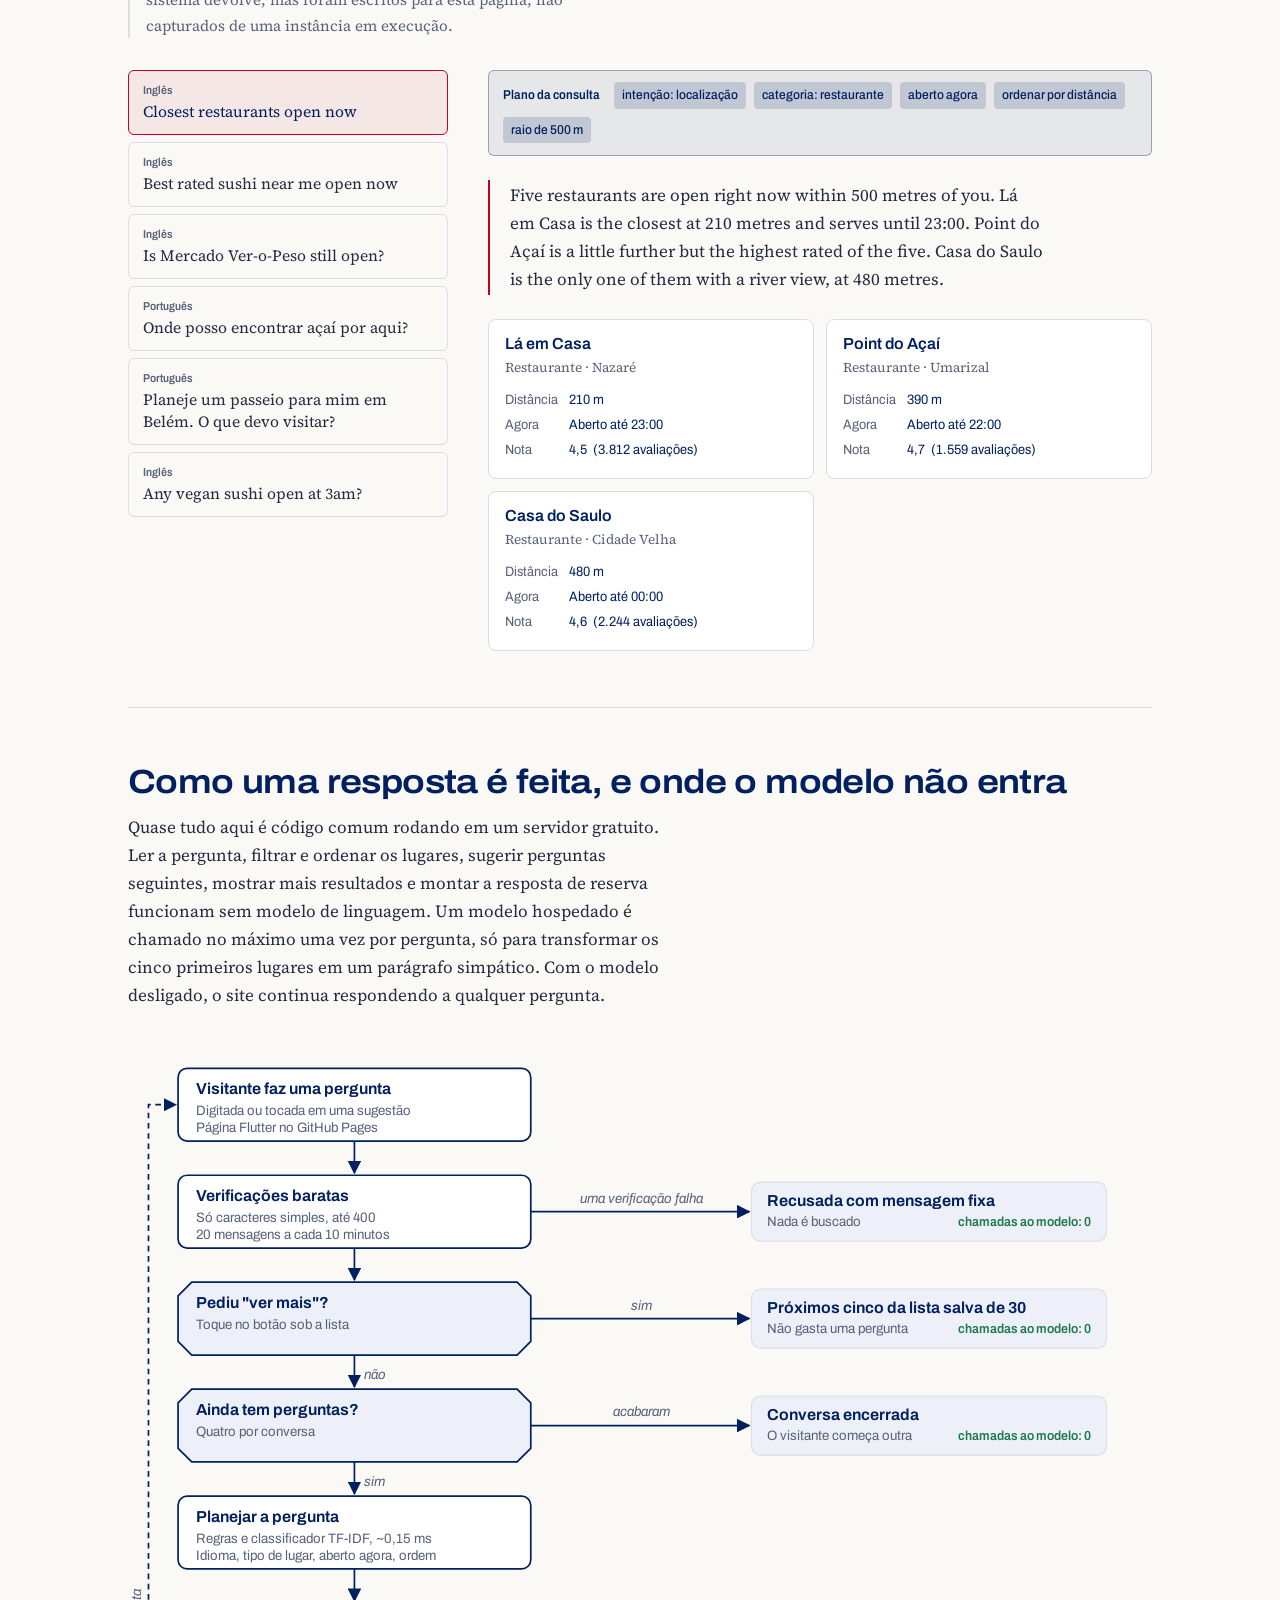
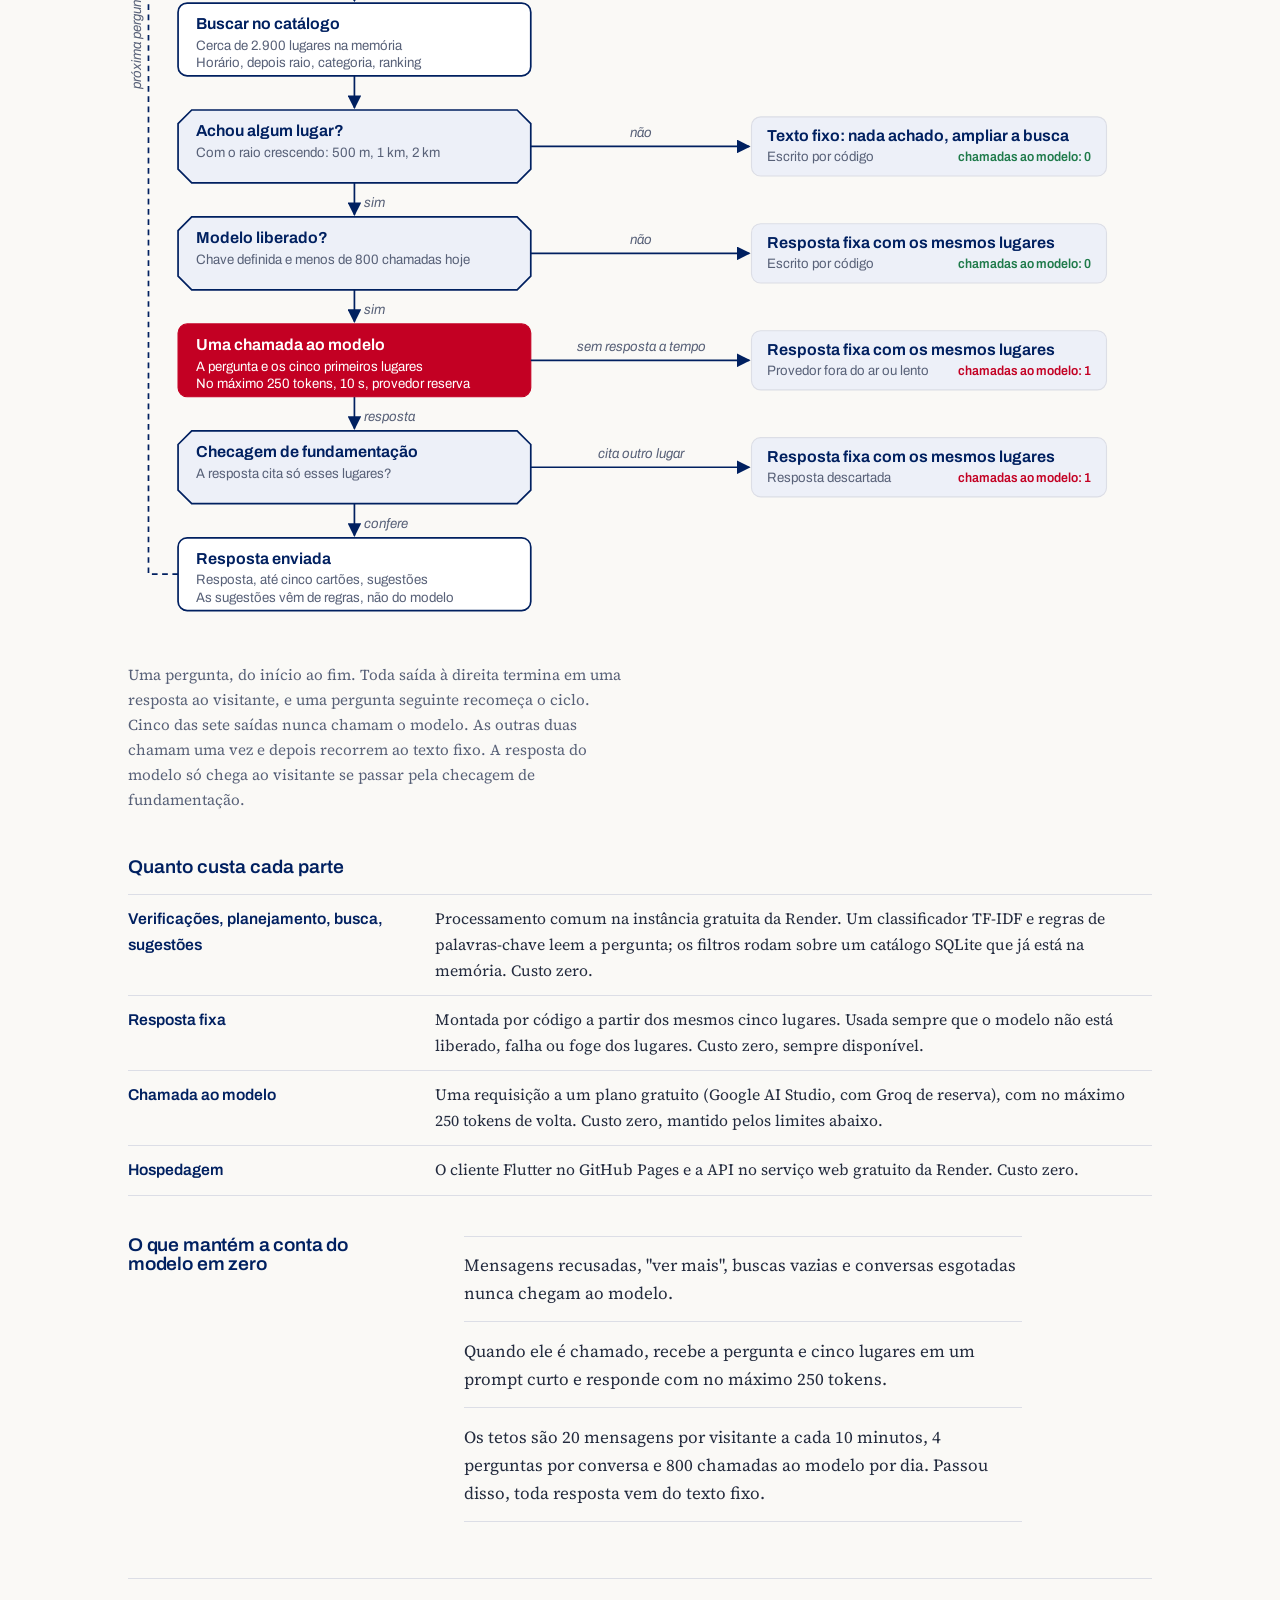
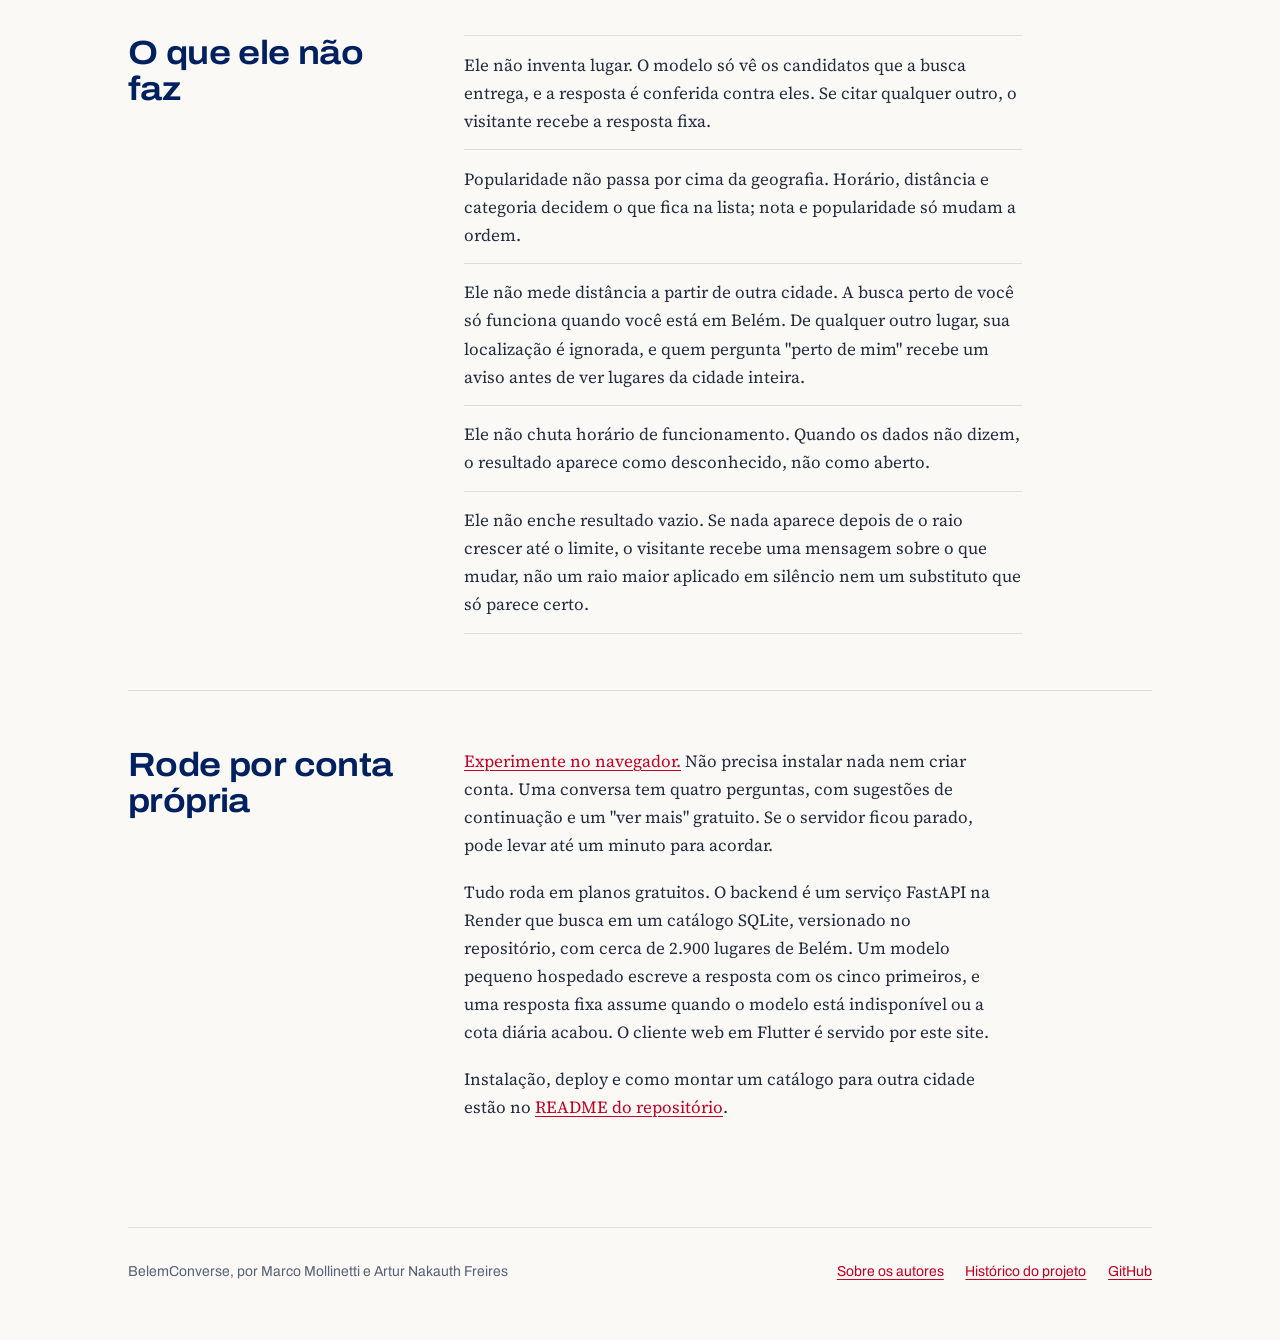
<file: docs/pt-br/index.html>
<!doctype html>
<html lang="pt-BR">
<head>
<meta charset="utf-8">
<meta name="viewport" content="width=device-width, initial-scale=1">
<title>BelemConverse: pergunte onde ir em Belém do Pará</title>
<link rel="icon" href="../assets/favicon.svg" type="image/svg+xml">
<link rel="alternate icon" href="../assets/favicon.png" type="image/png">
<link rel="alternate" hreflang="en" href="https://mollinetti.github.io/BelemConverse/">
<link rel="alternate" hreflang="pt-BR" href="https://mollinetti.github.io/BelemConverse/pt-br/">
<link rel="alternate" hreflang="x-default" href="https://mollinetti.github.io/BelemConverse/">
<meta name="description" content="Um chat sobre Belém do Pará que responde em português ou inglês a partir de um índice curado de lugares. Código comum encontra os lugares; um modelo de linguagem só transforma os cinco primeiros em uma resposta curta.">
<meta property="og:type" content="website">
<meta property="og:site_name" content="BelemConverse">
<meta property="og:title" content="BelemConverse: pergunte onde ir em Belém do Pará">
<meta property="og:description" content="Pergunte onde comer, beber ou passear em Belém do Pará, em português ou inglês. As respostas citam só lugares que existem.">
<meta property="og:url" content="https://mollinetti.github.io/BelemConverse/pt-br/">
<meta property="og:image" content="https://mollinetti.github.io/BelemConverse/assets/og-image.jpg">
<meta property="og:image:width" content="1200">
<meta property="og:image:height" content="630">
<meta property="og:image:alt" content="Uma pergunta coloquial em português sobre bares, o plano de busca extraído dela e uma resposta que cita três bares abertos por perto.">
<meta property="og:locale" content="pt_BR">
<meta property="og:locale:alternate" content="en_US">
<meta name="twitter:card" content="summary_large_image">
<link rel="preconnect" href="https://fonts.googleapis.com">
<link rel="preconnect" href="https://fonts.gstatic.com" crossorigin>
<link href="https://fonts.googleapis.com/css2?family=Archivo:wdth,wght@62..125,100..900&family=Source+Serif+4:ital,opsz,wght@0,8..60,200..700;1,8..60,200..700&display=swap" rel="stylesheet">
<link rel="stylesheet" href="../assets/style.css">
</head>
<body>

<div class="shell">
  <div class="flag">
    <svg class="flag-art" viewBox="0 0 400 300" preserveAspectRatio="xMaxYMid slice" aria-hidden="true">
      <line x1="40" y1="-60" x2="360" y2="360" stroke="#FAF9F6" stroke-width="92"/>
      <path d="M200,98L210.9,128.7L243.4,129.4L217.6,149.2L227,180.4L200,162L173,180.4L182.4,149.2L156.6,129.4L189.1,128.7Z" fill="#002060" transform="translate(0 -3)"/>
    </svg>
    <header class="masthead">
      <a class="wordmark" href="index.html">BelemConverse</a>
      <nav>
        <a href="index.html" aria-current="page">Início</a>
        <a href="authors.html">Sobre os autores</a>
        <a href="history.html">Histórico do projeto</a>
        <a href="https://github.com/Mollinetti/BelemConverse">Repositório</a>
        <a href="../app/">Experimente</a>
      </nav>
    <a class="lang-switch" href="../index.html" hreflang="en" lang="en" aria-label="Read this page in English">EN</a>
    </header>
    <p class="asked">"tem um boteco massa por aqui pra tomar uma gelada?"</p>
    <p class="gloss">Em inglês: any decent bar around here for a cold one?</p>
  </div>

  <section class="hero">

    <div class="plan">
      <span class="plan-label">Plano da consulta</span>
      <span class="chip">intenção: localização</span>
      <span class="chip">categoria: bar</span>
      <span class="chip">aberto agora</span>
      <span class="chip">ordenar por distância</span>
      <span class="chip">raio de 500 m</span>
      <span class="chip">pt-BR</span>
    </div>

    <div class="answer">
      <p>Três botecos abertos agora num raio de 500 m. O Bar do Parque é o mais perto, a 180 m, na Praça da República, e fica aberto até 1h. O Boteco Ateliê está a 340 m e tem a melhor avaliação dos três. O Bar do Gilson é o mais longe dos três, mas fecha só às 2h se você for sair mais tarde.</p>
    </div>

    <div class="results">
      <article class="result">
        <h4>Bar do Parque</h4>
        <p class="kind">Bar &middot; Campina</p>
        <dl>
          <dt>Distância</dt><dd>180 m</dd>
          <dt>Agora</dt><dd class="open">Aberto até 01:00</dd>
          <dt>Nota</dt><dd>4,3 &nbsp;(1.284 avaliações)</dd>
        </dl>
      </article>
      <article class="result">
        <h4>Boteco Ateliê</h4>
        <p class="kind">Bar &middot; Cidade Velha</p>
        <dl>
          <dt>Distância</dt><dd>340 m</dd>
          <dt>Agora</dt><dd class="open">Aberto até 00:00</dd>
          <dt>Nota</dt><dd>4,6 &nbsp;(612 avaliações)</dd>
        </dl>
      </article>
      <article class="result">
        <h4>Bar do Gilson</h4>
        <p class="kind">Bar &middot; Umarizal</p>
        <dl>
          <dt>Distância</dt><dd>470 m</dd>
          <dt>Agora</dt><dd class="open">Aberto até 02:00</dd>
          <dt>Nota</dt><dd>4,4 &nbsp;(2.031 avaliações)</dd>
        </dl>
      </article>
    </div>
  </section>

  <section class="split">
    <div class="section-head">
      <h2>Por que Belém</h2>
    </div>
    <div class="measure">
      <p class="lede">O BelemConverse responde perguntas sobre onde ir em Belém do Pará, em português ou inglês, do jeito que as pessoas realmente perguntam.</p>
      <p>Em novembro de 2025, Belém sediou a <a href="https://cop30.br/pt-br">COP30</a>, a conferência do clima das Nações Unidas. Dezenas de milhares de delegados, jornalistas e visitantes chegaram a uma cidade que a maioria deles nunca tinha visto e precisavam do que todo visitante precisa: um lugar aberto àquela hora, perto e bom. Buscadores respondem a essa pergunta para São Paulo e Rio bem melhor do que para Belém.</p>
      <p>O projeto mira nessa lacuna. O BelemConverse lê um índice curado de lugares da cidade (mercados, botecos, pontos de açaí, parques, hotéis) e responde na língua em que você escreveu. Quem digita em inglês recebe inglês. Quem digita <em>"cadê uma barbearia bacana aqui pertinho?"</em> recebe português, e é entendido.</p>
    </div>
  </section>

  <section>
    <div class="section-head">
      <h2>Pergunte alguma coisa</h2>
      <p class="note">As perguntas vêm da suíte de testes e do conjunto de avaliação do projeto. As respostas e os números são representativos do que o sistema devolve, mas foram escritos para esta página, não capturados de uma instância em execução.</p>
    </div>

    <div class="picker">
      <div class="picker-list" role="tablist" aria-label="Exemplos de perguntas">
        <button role="tab" id="t1" aria-controls="p1" aria-selected="true"><span class="lang">Inglês</span>Closest restaurants open now</button>
        <button role="tab" id="t2" aria-controls="p2" aria-selected="false"><span class="lang">Inglês</span>Best rated sushi near me open now</button>
        <button role="tab" id="t3" aria-controls="p3" aria-selected="false"><span class="lang">Inglês</span>Is Mercado Ver-o-Peso still open?</button>
        <button role="tab" id="t4" aria-controls="p4" aria-selected="false"><span class="lang">Português</span>Onde posso encontrar açaí por aqui?</button>
        <button role="tab" id="t5" aria-controls="p5" aria-selected="false"><span class="lang">Português</span>Planeje um passeio para mim em Belém. O que devo visitar?</button>
        <button role="tab" id="t6" aria-controls="p6" aria-selected="false"><span class="lang">Inglês</span>Any vegan sushi open at 3am?</button>
      </div>

      <div>
        <div class="panel" role="tabpanel" id="p1" aria-labelledby="t1">
          <div class="plan">
            <span class="plan-label">Plano da consulta</span>
            <span class="chip">intenção: localização</span>
            <span class="chip">categoria: restaurante</span>
            <span class="chip">aberto agora</span>
            <span class="chip">ordenar por distância</span>
            <span class="chip">raio de 500 m</span>
          </div>
          <div class="answer">
            <p>Five restaurants are open right now within 500 metres of you. Lá em Casa is the closest at 210 metres and serves until 23:00. Point do Açaí is a little further but the highest rated of the five. Casa do Saulo is the only one of them with a river view, at 480 metres.</p>
          </div>
          <div class="results">
            <article class="result">
              <h4>Lá em Casa</h4>
              <p class="kind">Restaurante &middot; Nazaré</p>
              <dl><dt>Distância</dt><dd>210 m</dd><dt>Agora</dt><dd class="open">Aberto até 23:00</dd><dt>Nota</dt><dd>4,5 &nbsp;(3.812 avaliações)</dd></dl>
            </article>
            <article class="result">
              <h4>Point do Açaí</h4>
              <p class="kind">Restaurante &middot; Umarizal</p>
              <dl><dt>Distância</dt><dd>390 m</dd><dt>Agora</dt><dd class="open">Aberto até 22:00</dd><dt>Nota</dt><dd>4,7 &nbsp;(1.559 avaliações)</dd></dl>
            </article>
            <article class="result">
              <h4>Casa do Saulo</h4>
              <p class="kind">Restaurante &middot; Cidade Velha</p>
              <dl><dt>Distância</dt><dd>480 m</dd><dt>Agora</dt><dd class="open">Aberto até 00:00</dd><dt>Nota</dt><dd>4,6 &nbsp;(2.244 avaliações)</dd></dl>
            </article>
          </div>
        </div>

        <div class="panel" role="tabpanel" id="p2" aria-labelledby="t2" hidden>
          <div class="plan">
            <span class="plan-label">Plano da consulta</span>
            <span class="chip">intenção: popularidade</span>
            <span class="chip">categoria: sushi</span>
            <span class="chip">aberto agora</span>
            <span class="chip">ordenar por nota</span>
            <span class="chip">raio de 500 m &rarr; 1 km</span>
          </div>
          <div class="answer">
            <p>Nothing matched inside 500 metres, so the search widened to a kilometre and found three sushi places open now. Ryori is the best rated at 4.8 and is 720 metres away. Sushi Ver-o-Rio is closer at 610 metres and has more reviews, if you would rather not walk as far.</p>
          </div>
          <div class="results">
            <article class="result">
              <h4>Ryori Sushi Lounge</h4>
              <p class="kind">Restaurante japonês &middot; Batista Campos</p>
              <dl><dt>Distância</dt><dd>720 m</dd><dt>Agora</dt><dd class="open">Aberto até 23:30</dd><dt>Nota</dt><dd>4,8 &nbsp;(1.102 avaliações)</dd></dl>
            </article>
            <article class="result">
              <h4>Sushi Ver-o-Rio</h4>
              <p class="kind">Restaurante japonês &middot; Umarizal</p>
              <dl><dt>Distância</dt><dd>610 m</dd><dt>Agora</dt><dd class="open">Aberto até 23:00</dd><dt>Nota</dt><dd>4,5 &nbsp;(1.878 avaliações)</dd></dl>
            </article>
            <article class="result">
              <h4>Kaito Sushi</h4>
              <p class="kind">Restaurante japonês &middot; Marco</p>
              <dl><dt>Distância</dt><dd>940 m</dd><dt>Agora</dt><dd class="open">Aberto até 22:30</dd><dt>Nota</dt><dd>4,4 &nbsp;(503 avaliações)</dd></dl>
            </article>
          </div>
        </div>

        <div class="panel" role="tabpanel" id="p3" aria-labelledby="t3" hidden>
          <div class="plan">
            <span class="plan-label">Plano da consulta</span>
            <span class="chip">intenção: verificação</span>
            <span class="chip">lugar citado: Ver-o-Peso</span>
            <span class="chip">consultar horário</span>
          </div>
          <div class="answer">
            <p>Mercado Ver-o-Peso is open. It runs from 05:00 to 18:00 daily, and it is 14:20 now, so you have just under four hours. The fish market at the Ver-o-Peso pier winds down earlier than the rest, usually by midday.</p>
          </div>
          <div class="results">
            <article class="result">
              <h4>Mercado Ver-o-Peso</h4>
              <p class="kind">Mercado &middot; Campina</p>
              <dl><dt>Horário</dt><dd>05:00 às 18:00</dd><dt>Agora</dt><dd class="open">Aberto</dd><dt>Nota</dt><dd>4,6 &nbsp;(48.930 avaliações)</dd></dl>
            </article>
          </div>
        </div>

        <div class="panel" role="tabpanel" id="p4" aria-labelledby="t4" hidden>
          <div class="plan">
            <span class="plan-label">Plano da consulta</span>
            <span class="chip">intenção: localização</span>
            <span class="chip">categoria: açaí</span>
            <span class="chip">ordenar por distância</span>
            <span class="chip">raio de 500 m</span>
            <span class="chip">pt-BR</span>
          </div>
          <div class="answer">
            <p>Tem três lugares de açaí bem perto. O Açaí do Tuca fica a 150 m e é o mais próximo. A Casa do Açaí, a 320 m, tem a melhor nota e serve com peixe frito e farinha d'água. O ponto do Ver-o-Peso fecha às 18h, então vale ir antes se você quiser o da feira.</p>
          </div>
          <div class="results">
            <article class="result">
              <h4>Açaí do Tuca</h4>
              <p class="kind">Açaí &middot; Cremação</p>
              <dl><dt>Distância</dt><dd>150 m</dd><dt>Agora</dt><dd class="open">Aberto até 20:00</dd><dt>Nota</dt><dd>4,4 &nbsp;(876 avaliações)</dd></dl>
            </article>
            <article class="result">
              <h4>Casa do Açaí</h4>
              <p class="kind">Açaí &middot; Batista Campos</p>
              <dl><dt>Distância</dt><dd>320 m</dd><dt>Agora</dt><dd class="open">Aberto até 19:00</dd><dt>Nota</dt><dd>4,7 &nbsp;(1.340 avaliações)</dd></dl>
            </article>
            <article class="result">
              <h4>Ponto do Açaí Ver-o-Peso</h4>
              <p class="kind">Açaí &middot; Campina</p>
              <dl><dt>Distância</dt><dd>460 m</dd><dt>Agora</dt><dd class="open">Aberto até 18:00</dd><dt>Nota</dt><dd>4,5 &nbsp;(2.908 avaliações)</dd></dl>
            </article>
          </div>
        </div>

        <div class="panel" role="tabpanel" id="p5" aria-labelledby="t5" hidden>
          <div class="plan">
            <span class="plan-label">Plano da consulta</span>
            <span class="chip">intenção: roteiro</span>
            <span class="chip">cidade: Belém</span>
            <span class="chip">roteiro: meio dia</span>
            <span class="chip">pt-BR</span>
          </div>
          <div class="answer">
            <p>Montei um roteiro de meio dia que dá para fazer a pé, começando cedo:</p>
            <p><strong>08:00</strong> Mercado Ver-o-Peso, enquanto a feira de peixe ainda está cheia.<br>
            <strong>10:00</strong> Forte do Presépio e Casa das Onze Janelas, cinco minutos a pé dali.<br>
            <strong>12:00</strong> Almoço na Estação das Docas, à beira do rio.<br>
            <strong>14:00</strong> Mangal das Garças, para ver as garças e subir no mirante.</p>
            <p>Tudo isso fica dentro de 2 km. Se sobrar tempo, o Theatro da Paz faz visita guiada até as 17h.</p>
          </div>
          <div class="results">
            <article class="result">
              <h4>Mercado Ver-o-Peso</h4>
              <p class="kind">Parada 1 &middot; Mercado</p>
              <dl><dt>Chegada</dt><dd>08:00</dd><dt>Permanência</dt><dd>~90 min</dd><dt>A pé até a próxima</dt><dd>650 m</dd></dl>
            </article>
            <article class="result">
              <h4>Casa das Onze Janelas</h4>
              <p class="kind">Parada 2 &middot; Museu</p>
              <dl><dt>Chegada</dt><dd>10:00</dd><dt>Permanência</dt><dd>~75 min</dd><dt>A pé até a próxima</dt><dd>900 m</dd></dl>
            </article>
            <article class="result">
              <h4>Mangal das Garças</h4>
              <p class="kind">Parada 4 &middot; Parque</p>
              <dl><dt>Chegada</dt><dd>14:00</dd><dt>Permanência</dt><dd>~2 h</dd><dt>Fecha</dt><dd>18:00</dd></dl>
            </article>
          </div>
        </div>

        <div class="panel" role="tabpanel" id="p6" aria-labelledby="t6" hidden>
          <div class="plan">
            <span class="plan-label">Plano da consulta</span>
            <span class="chip">intenção: localização</span>
            <span class="chip">categoria: sushi</span>
            <span class="chip">aberto agora</span>
            <span class="chip">raio de 500 m &rarr; 1 km &rarr; 2 km</span>
            <span class="chip">0 resultados</span>
          </div>
          <div class="answer">
            <p>I couldn't find any places matching your search. Try widening the search radius, choosing a different type, or disabling the 'open now' filter.</p>
          </div>
          <p class="note">Quando a busca volta vazia, o modelo nem é chamado. Uma mensagem fixa diz que nada foi encontrado e o que mudar, então não há o que inventar.</p>
        </div>
      </div>
    </div>
  </section>

  <section id="how">
    <div class="section-head">
      <h2>Como uma resposta é feita, e onde o modelo não entra</h2>
      <p class="measure">Quase tudo aqui é código comum rodando em um servidor gratuito. Ler a pergunta, filtrar e ordenar os lugares, sugerir perguntas seguintes, mostrar mais resultados e montar a resposta de reserva funcionam sem modelo de linguagem. Um modelo hospedado é chamado no máximo uma vez por pergunta, só para transformar os cinco primeiros lugares em um parágrafo simpático. Com o modelo desligado, o site continua respondendo a qualquer pergunta.</p>
    </div>

    <figure class="loop-fig">
      <div class="loop-scroll">
      <svg viewBox="0 0 900 1052" role="img" aria-label="Fluxograma de uma pergunta. Verificações baratas, planejamento e busca rodam como código comum. Cinco saídas respondem sem o modelo, e duas o chamam uma vez e recorrem a uma resposta fixa. O modelo é chamado uma vez, e a resposta dele é conferida antes de ser usada. Toda saída termina em uma resposta, e uma pergunta seguinte recomeça o ciclo." xmlns="http://www.w3.org/2000/svg">
      <defs><marker id="fh" viewBox="0 0 10 10" refX="9" refY="5" markerWidth="8" markerHeight="8" orient="auto"><path class="f-head" d="M0 0L10 5L0 10z"/></marker></defs>
      <line class="f-line" x1="199" y1="88" x2="199" y2="116" marker-end="url(#fh)"/>
      <rect class="f-node" x="44" y="24" width="310" height="64" rx="8"/>
      <text class="f-title" x="60" y="47">Visitante faz uma pergunta</text>
      <text class="f-sub" x="60" y="65">Digitada ou tocada em uma sugestão</text>
      <text class="f-sub" x="60" y="80">Página Flutter no GitHub Pages</text>
      <line class="f-line" x1="199" y1="182" x2="199" y2="210" marker-end="url(#fh)"/>
      <rect class="f-node" x="44" y="118" width="310" height="64" rx="8"/>
      <text class="f-title" x="60" y="141">Verificações baratas</text>
      <text class="f-sub" x="60" y="159">Só caracteres simples, até 400</text>
      <text class="f-sub" x="60" y="174">20 mensagens a cada 10 minutos</text>
      <line class="f-line" x1="354" y1="150" x2="546" y2="150" marker-end="url(#fh)"/>
      <text class="f-cond" x="451" y="142" text-anchor="middle">uma verificação falha</text>
      <rect class="f-exit" x="548" y="124" width="312" height="52" rx="8"/>
      <text class="f-title" x="562" y="145">Recusada com mensagem fixa</text>
      <text class="f-sub" x="562" y="163">Nada é buscado</text>
      <text class="f-tag" x="846" y="163" text-anchor="end">chamadas ao modelo: 0</text>
      <line class="f-line" x1="199" y1="276" x2="199" y2="304" marker-end="url(#fh)"/>
      <text class="f-cond" x="207" y="297">não</text>
      <polygon class="f-ask" points="56,212 342,212 354,224 354,264 342,276 56,276 44,264 44,224"/>
      <text class="f-title" x="60" y="235">Pediu "ver mais"?</text>
      <text class="f-sub" x="60" y="253">Toque no botão sob a lista</text>
      <line class="f-line" x1="354" y1="244" x2="546" y2="244" marker-end="url(#fh)"/>
      <text class="f-cond" x="451" y="236" text-anchor="middle">sim</text>
      <rect class="f-exit" x="548" y="218" width="312" height="52" rx="8"/>
      <text class="f-title" x="562" y="239">Próximos cinco da lista salva de 30</text>
      <text class="f-sub" x="562" y="257">Não gasta uma pergunta</text>
      <text class="f-tag" x="846" y="257" text-anchor="end">chamadas ao modelo: 0</text>
      <line class="f-line" x1="199" y1="370" x2="199" y2="398" marker-end="url(#fh)"/>
      <text class="f-cond" x="207" y="391">sim</text>
      <polygon class="f-ask" points="56,306 342,306 354,318 354,358 342,370 56,370 44,358 44,318"/>
      <text class="f-title" x="60" y="329">Ainda tem perguntas?</text>
      <text class="f-sub" x="60" y="347">Quatro por conversa</text>
      <line class="f-line" x1="354" y1="338" x2="546" y2="338" marker-end="url(#fh)"/>
      <text class="f-cond" x="451" y="330" text-anchor="middle">acabaram</text>
      <rect class="f-exit" x="548" y="312" width="312" height="52" rx="8"/>
      <text class="f-title" x="562" y="333">Conversa encerrada</text>
      <text class="f-sub" x="562" y="351">O visitante começa outra</text>
      <text class="f-tag" x="846" y="351" text-anchor="end">chamadas ao modelo: 0</text>
      <line class="f-line" x1="199" y1="464" x2="199" y2="492" marker-end="url(#fh)"/>
      <rect class="f-node" x="44" y="400" width="310" height="64" rx="8"/>
      <text class="f-title" x="60" y="423">Planejar a pergunta</text>
      <text class="f-sub" x="60" y="441">Regras e classificador TF-IDF, ~0,15 ms</text>
      <text class="f-sub" x="60" y="456">Idioma, tipo de lugar, aberto agora, ordem</text>
      <line class="f-line" x1="199" y1="558" x2="199" y2="586" marker-end="url(#fh)"/>
      <rect class="f-node" x="44" y="494" width="310" height="64" rx="8"/>
      <text class="f-title" x="60" y="517">Buscar no catálogo</text>
      <text class="f-sub" x="60" y="535">Cerca de 2.900 lugares na memória</text>
      <text class="f-sub" x="60" y="550">Horário, depois raio, categoria, ranking</text>
      <line class="f-line" x1="199" y1="652" x2="199" y2="680" marker-end="url(#fh)"/>
      <text class="f-cond" x="207" y="673">sim</text>
      <polygon class="f-ask" points="56,588 342,588 354,600 354,640 342,652 56,652 44,640 44,600"/>
      <text class="f-title" x="60" y="611">Achou algum lugar?</text>
      <text class="f-sub" x="60" y="629">Com o raio crescendo: 500 m, 1 km, 2 km</text>
      <line class="f-line" x1="354" y1="620" x2="546" y2="620" marker-end="url(#fh)"/>
      <text class="f-cond" x="451" y="612" text-anchor="middle">não</text>
      <rect class="f-exit" x="548" y="594" width="312" height="52" rx="8"/>
      <text class="f-title" x="562" y="615">Texto fixo: nada achado, ampliar a busca</text>
      <text class="f-sub" x="562" y="633">Escrito por código</text>
      <text class="f-tag" x="846" y="633" text-anchor="end">chamadas ao modelo: 0</text>
      <line class="f-line" x1="199" y1="746" x2="199" y2="774" marker-end="url(#fh)"/>
      <text class="f-cond" x="207" y="767">sim</text>
      <polygon class="f-ask" points="56,682 342,682 354,694 354,734 342,746 56,746 44,734 44,694"/>
      <text class="f-title" x="60" y="705">Modelo liberado?</text>
      <text class="f-sub" x="60" y="723">Chave definida e menos de 800 chamadas hoje</text>
      <line class="f-line" x1="354" y1="714" x2="546" y2="714" marker-end="url(#fh)"/>
      <text class="f-cond" x="451" y="706" text-anchor="middle">não</text>
      <rect class="f-exit" x="548" y="688" width="312" height="52" rx="8"/>
      <text class="f-title" x="562" y="709">Resposta fixa com os mesmos lugares</text>
      <text class="f-sub" x="562" y="727">Escrito por código</text>
      <text class="f-tag" x="846" y="727" text-anchor="end">chamadas ao modelo: 0</text>
      <line class="f-line" x1="199" y1="840" x2="199" y2="868" marker-end="url(#fh)"/>
      <text class="f-cond" x="207" y="861">resposta</text>
      <rect class="f-model" x="44" y="776" width="310" height="64" rx="8"/>
      <text class="f-title f-on" x="60" y="799">Uma chamada ao modelo</text>
      <text class="f-sub f-on" x="60" y="817">A pergunta e os cinco primeiros lugares</text>
      <text class="f-sub f-on" x="60" y="832">No máximo 250 tokens, 10 s, provedor reserva</text>
      <line class="f-line" x1="354" y1="808" x2="546" y2="808" marker-end="url(#fh)"/>
      <text class="f-cond" x="451" y="800" text-anchor="middle">sem resposta a tempo</text>
      <rect class="f-exit" x="548" y="782" width="312" height="52" rx="8"/>
      <text class="f-title" x="562" y="803">Resposta fixa com os mesmos lugares</text>
      <text class="f-sub" x="562" y="821">Provedor fora do ar ou lento</text>
      <text class="f-tag f-tag-1" x="846" y="821" text-anchor="end">chamadas ao modelo: 1</text>
      <line class="f-line" x1="199" y1="934" x2="199" y2="962" marker-end="url(#fh)"/>
      <text class="f-cond" x="207" y="955">confere</text>
      <polygon class="f-ask" points="56,870 342,870 354,882 354,922 342,934 56,934 44,922 44,882"/>
      <text class="f-title" x="60" y="893">Checagem de fundamentação</text>
      <text class="f-sub" x="60" y="911">A resposta cita só esses lugares?</text>
      <line class="f-line" x1="354" y1="902" x2="546" y2="902" marker-end="url(#fh)"/>
      <text class="f-cond" x="451" y="894" text-anchor="middle">cita outro lugar</text>
      <rect class="f-exit" x="548" y="876" width="312" height="52" rx="8"/>
      <text class="f-title" x="562" y="897">Resposta fixa com os mesmos lugares</text>
      <text class="f-sub" x="562" y="915">Resposta descartada</text>
      <text class="f-tag f-tag-1" x="846" y="915" text-anchor="end">chamadas ao modelo: 1</text>
      <rect class="f-node" x="44" y="964" width="310" height="64" rx="8"/>
      <text class="f-title" x="60" y="987">Resposta enviada</text>
      <text class="f-sub" x="60" y="1005">Resposta, até cinco cartões, sugestões</text>
      <text class="f-sub" x="60" y="1020">As sugestões vêm de regras, não do modelo</text>
      <path class="f-line f-loop" d="M44 996 H18 V56 H42" marker-end="url(#fh)"/>
      <text class="f-cond" transform="translate(11 526) rotate(-90)" text-anchor="middle">próxima pergunta</text>
      </svg>
      </div>
      <figcaption>Uma pergunta, do início ao fim. Toda saída à direita termina em uma resposta ao visitante, e uma pergunta seguinte recomeça o ciclo. Cinco das sete saídas nunca chamam o modelo. As outras duas chamam uma vez e depois recorrem ao texto fixo. A resposta do modelo só chega ao visitante se passar pela checagem de fundamentação.</figcaption>
    </figure>

    <table class="cost">
      <caption>Quanto custa cada parte</caption>
      <tr><th scope="row">Verificações, planejamento, busca, sugestões</th><td>Processamento comum na instância gratuita da Render. Um classificador TF-IDF e regras de palavras-chave leem a pergunta; os filtros rodam sobre um catálogo SQLite que já está na memória. Custo zero.</td></tr>
      <tr><th scope="row">Resposta fixa</th><td>Montada por código a partir dos mesmos cinco lugares. Usada sempre que o modelo não está liberado, falha ou foge dos lugares. Custo zero, sempre disponível.</td></tr>
      <tr><th scope="row">Chamada ao modelo</th><td>Uma requisição a um plano gratuito (Google AI Studio, com Groq de reserva), com no máximo 250 tokens de volta. Custo zero, mantido pelos limites abaixo.</td></tr>
      <tr><th scope="row">Hospedagem</th><td>O cliente Flutter no GitHub Pages e a API no serviço web gratuito da Render. Custo zero.</td></tr>
    </table>

    <div class="split inner">
      <h3>O que mantém a conta do modelo em zero</h3>
      <ul class="rules">
        <li>Mensagens recusadas, "ver mais", buscas vazias e conversas esgotadas nunca chegam ao modelo.</li>
        <li>Quando ele é chamado, recebe a pergunta e cinco lugares em um prompt curto e responde com no máximo 250 tokens.</li>
        <li>Os tetos são 20 mensagens por visitante a cada 10 minutos, 4 perguntas por conversa e 800 chamadas ao modelo por dia. Passou disso, toda resposta vem do texto fixo.</li>
      </ul>
    </div>
  </section>

  <section class="split">
    <div class="section-head">
      <h2>O que ele não faz</h2>
    </div>
    <ul class="rules">
      <li>Ele não inventa lugar. O modelo só vê os candidatos que a busca entrega, e a resposta é conferida contra eles. Se citar qualquer outro, o visitante recebe a resposta fixa.</li>
      <li>Popularidade não passa por cima da geografia. Horário, distância e categoria decidem o que fica na lista; nota e popularidade só mudam a ordem.</li>
      <li>Ele não mede distância a partir de outra cidade. A busca perto de você só funciona quando você está em Belém. De qualquer outro lugar, sua localização é ignorada, e quem pergunta "perto de mim" recebe um aviso antes de ver lugares da cidade inteira.</li>
      <li>Ele não chuta horário de funcionamento. Quando os dados não dizem, o resultado aparece como desconhecido, não como aberto.</li>
      <li>Ele não enche resultado vazio. Se nada aparece depois de o raio crescer até o limite, o visitante recebe uma mensagem sobre o que mudar, não um raio maior aplicado em silêncio nem um substituto que só parece certo.</li>
    </ul>
  </section>

  <section class="split">
    <div class="section-head">
      <h2>Rode por conta própria</h2>
    </div>
    <div class="measure">
      <p><a href="../app/">Experimente no navegador.</a> Não precisa instalar nada nem criar conta. Uma conversa tem quatro perguntas, com sugestões de continuação e um "ver mais" gratuito. Se o servidor ficou parado, pode levar até um minuto para acordar.</p>
      <p>Tudo roda em planos gratuitos. O backend é um serviço FastAPI na Render que busca em um catálogo SQLite, versionado no repositório, com cerca de 2.900 lugares de Belém. Um modelo pequeno hospedado escreve a resposta com os cinco primeiros, e uma resposta fixa assume quando o modelo está indisponível ou a cota diária acabou. O cliente web em Flutter é servido por este site.</p>
      <p>Instalação, deploy e como montar um catálogo para outra cidade estão no <a href="https://github.com/Mollinetti/BelemConverse">README do repositório</a>.</p>
    </div>
  </section>

  <footer class="site">
    <span>BelemConverse, por Marco Mollinetti e Artur Nakauth Freires</span>
    <nav>
      <a href="authors.html">Sobre os autores</a>
      <a href="history.html">Histórico do projeto</a>
      <a href="https://github.com/Mollinetti/BelemConverse">GitHub</a>
    </nav>
  </footer>
</div>

<script>
document.querySelectorAll('[role="tab"]').forEach(function (tab, _, tabs) {
  tab.addEventListener('click', function () {
    tabs.forEach(function (t) {
      var selected = t === tab;
      t.setAttribute('aria-selected', selected);
      document.getElementById(t.getAttribute('aria-controls')).hidden = !selected;
    });
  });
});
</script>

</body>
</html>
</file>
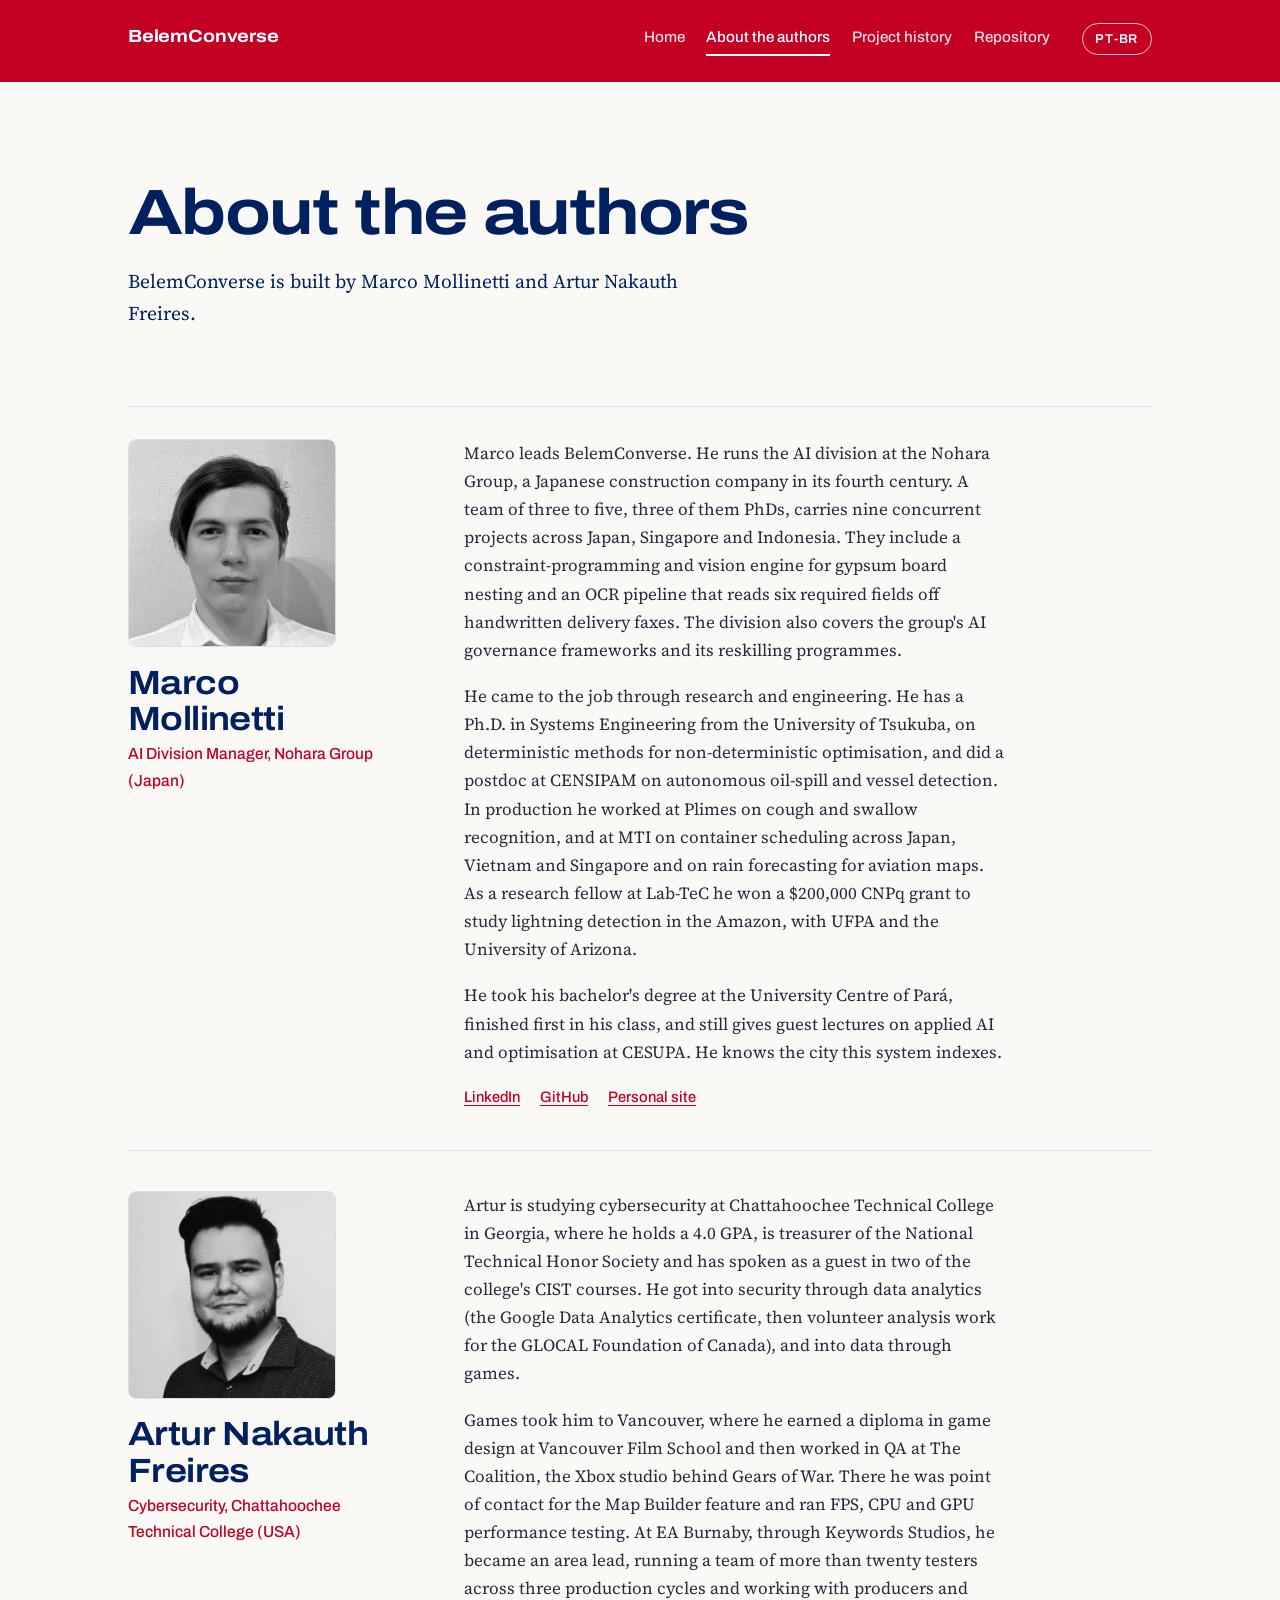
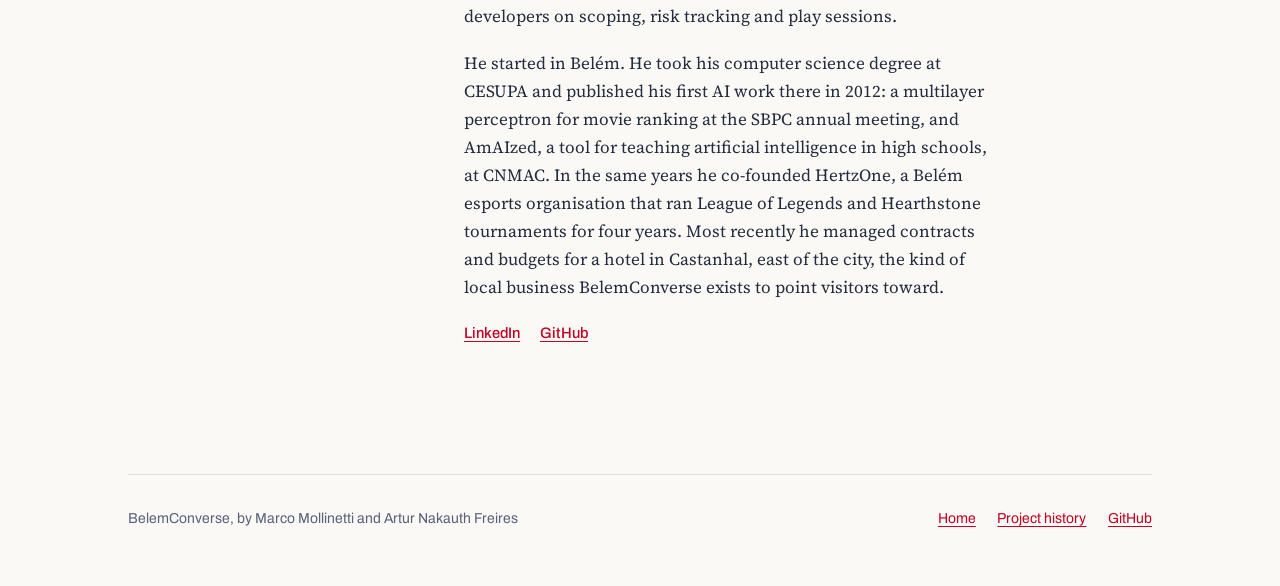
<file: docs/authors.html>
<!doctype html>
<html lang="en">
<head>
<meta charset="utf-8">
<meta name="viewport" content="width=device-width, initial-scale=1">
<title>About the authors | BelemConverse</title>
<link rel="icon" href="assets/favicon.svg" type="image/svg+xml">
<link rel="alternate icon" href="assets/favicon.png" type="image/png">
<link rel="alternate" hreflang="en" href="https://mollinetti.github.io/BelemConverse/authors.html">
<link rel="alternate" hreflang="pt-BR" href="https://mollinetti.github.io/BelemConverse/pt-br/authors.html">
<link rel="alternate" hreflang="x-default" href="https://mollinetti.github.io/BelemConverse/authors.html">
<meta name="description" content="Marco Mollinetti and Artur Nakauth Freires, the two people behind BelemConverse.">
<link rel="preconnect" href="https://fonts.googleapis.com">
<link rel="preconnect" href="https://fonts.gstatic.com" crossorigin>
<link href="https://fonts.googleapis.com/css2?family=Archivo:wdth,wght@62..125,100..900&family=Source+Serif+4:ital,opsz,wght@0,8..60,200..700;1,8..60,200..700&display=swap" rel="stylesheet">
<link rel="stylesheet" href="assets/style.css">
</head>
<body>

<div class="shell">
  <div class="flag">
  <header class="masthead">
    <a class="wordmark" href="index.html">BelemConverse</a>
    <nav>
      <a href="index.html">Home</a>
      <a href="authors.html" aria-current="page">About the authors</a>
      <a href="history.html">Project history</a>
      <a href="https://github.com/Mollinetti/BelemConverse">Repository</a>
    </nav>
  <a class="lang-switch" href="pt-br/authors.html" hreflang="pt-BR" lang="pt-BR" aria-label="Ler esta página em português">PT-BR</a>
  </header>
  </div>

  <section>
    <h1>About the authors</h1>
    <p class="lede measure" style="margin-top:1.2rem">BelemConverse is built by Marco Mollinetti and Artur Nakauth Freires.</p>
  </section>

  <section style="padding-top:1rem">
    <article class="person">
      <div class="person-head"><img class="portrait" src="assets/marco.jpg" alt="Marco Mollinetti" width="480" height="640" style="object-position: 50% 25%">
      <h2>Marco Mollinetti</h2>
      <p class="role">AI Division Manager, Nohara Group (Japan)</p></div>

      <div class="person-body">

      <div class="measure">
        <p>Marco leads BelemConverse. He runs the AI division at the Nohara Group, a Japanese construction company in its fourth century. A team of three to five, three of them PhDs, carries nine concurrent projects across Japan, Singapore and Indonesia. They include a constraint-programming and vision engine for gypsum board nesting and an OCR pipeline that reads six required fields off handwritten delivery faxes. The division also covers the group's AI governance frameworks and its reskilling programmes.</p>
        <p>He came to the job through research and engineering. He has a Ph.D. in Systems Engineering from the University of Tsukuba, on deterministic methods for non-deterministic optimisation, and did a postdoc at CENSIPAM on autonomous oil-spill and vessel detection. In production he worked at Plimes on cough and swallow recognition, and at MTI on container scheduling across Japan, Vietnam and Singapore and on rain forecasting for aviation maps. As a research fellow at Lab-TeC he won a $200,000 CNPq grant to study lightning detection in the Amazon, with UFPA and the University of Arizona.</p>
        <p>He took his bachelor's degree at the University Centre of Pará, finished first in his class, and still gives guest lectures on applied AI and optimisation at CESUPA. He knows the city this system indexes.</p>
      </div>

      <div class="links">
        <a href="https://www.linkedin.com/in/marco-antonio-florenzano-mollinetti/">LinkedIn</a>
        <a href="https://github.com/Mollinetti">GitHub</a>
        <a href="https://mollinetti.github.io/">Personal site</a>
      </div>
      </div>
    </article>

    <article class="person">
      <div class="person-head"><img class="portrait" src="assets/artur.png" alt="Artur Nakauth Freires" width="259" height="259">
      <h2>Artur Nakauth Freires</h2>
      <p class="role">Cybersecurity, Chattahoochee Technical College (USA)</p></div>

      <div class="person-body">

      <div class="measure">
        <p>Artur is studying cybersecurity at Chattahoochee Technical College in Georgia, where he holds a 4.0 GPA, is treasurer of the National Technical Honor Society and has spoken as a guest in two of the college's CIST courses. He got into security through data analytics (the Google Data Analytics certificate, then volunteer analysis work for the GLOCAL Foundation of Canada), and into data through games.</p>
        <p>Games took him to Vancouver, where he earned a diploma in game design at Vancouver Film School and then worked in QA at The Coalition, the Xbox studio behind Gears of War. There he was point of contact for the Map Builder feature and ran FPS, CPU and GPU performance testing. At EA Burnaby, through Keywords Studios, he became an area lead, running a team of more than twenty testers across three production cycles and working with producers and developers on scoping, risk tracking and play sessions.</p>
        <p>He started in Belém. He took his computer science degree at CESUPA and published his first AI work there in 2012: a multilayer perceptron for movie ranking at the SBPC annual meeting, and AmAIzed, a tool for teaching artificial intelligence in high schools, at CNMAC. In the same years he co-founded HertzOne, a Belém esports organisation that ran League of Legends and Hearthstone tournaments for four years. Most recently he managed contracts and budgets for a hotel in Castanhal, east of the city, the kind of local business BelemConverse exists to point visitors toward.</p>
      </div>

      <div class="links">
        <a href="https://www.linkedin.com/in/arturfreires/">LinkedIn</a>
        <a href="https://github.com/ArturNakauchi">GitHub</a>
      </div>
      </div>
    </article>
  </section>

  <footer class="site">
    <span>BelemConverse, by Marco Mollinetti and Artur Nakauth Freires</span>
    <nav>
      <a href="index.html">Home</a>
      <a href="history.html">Project history</a>
      <a href="https://github.com/Mollinetti/BelemConverse">GitHub</a>
    </nav>
  </footer>
</div>

</body>
</html>
</file>
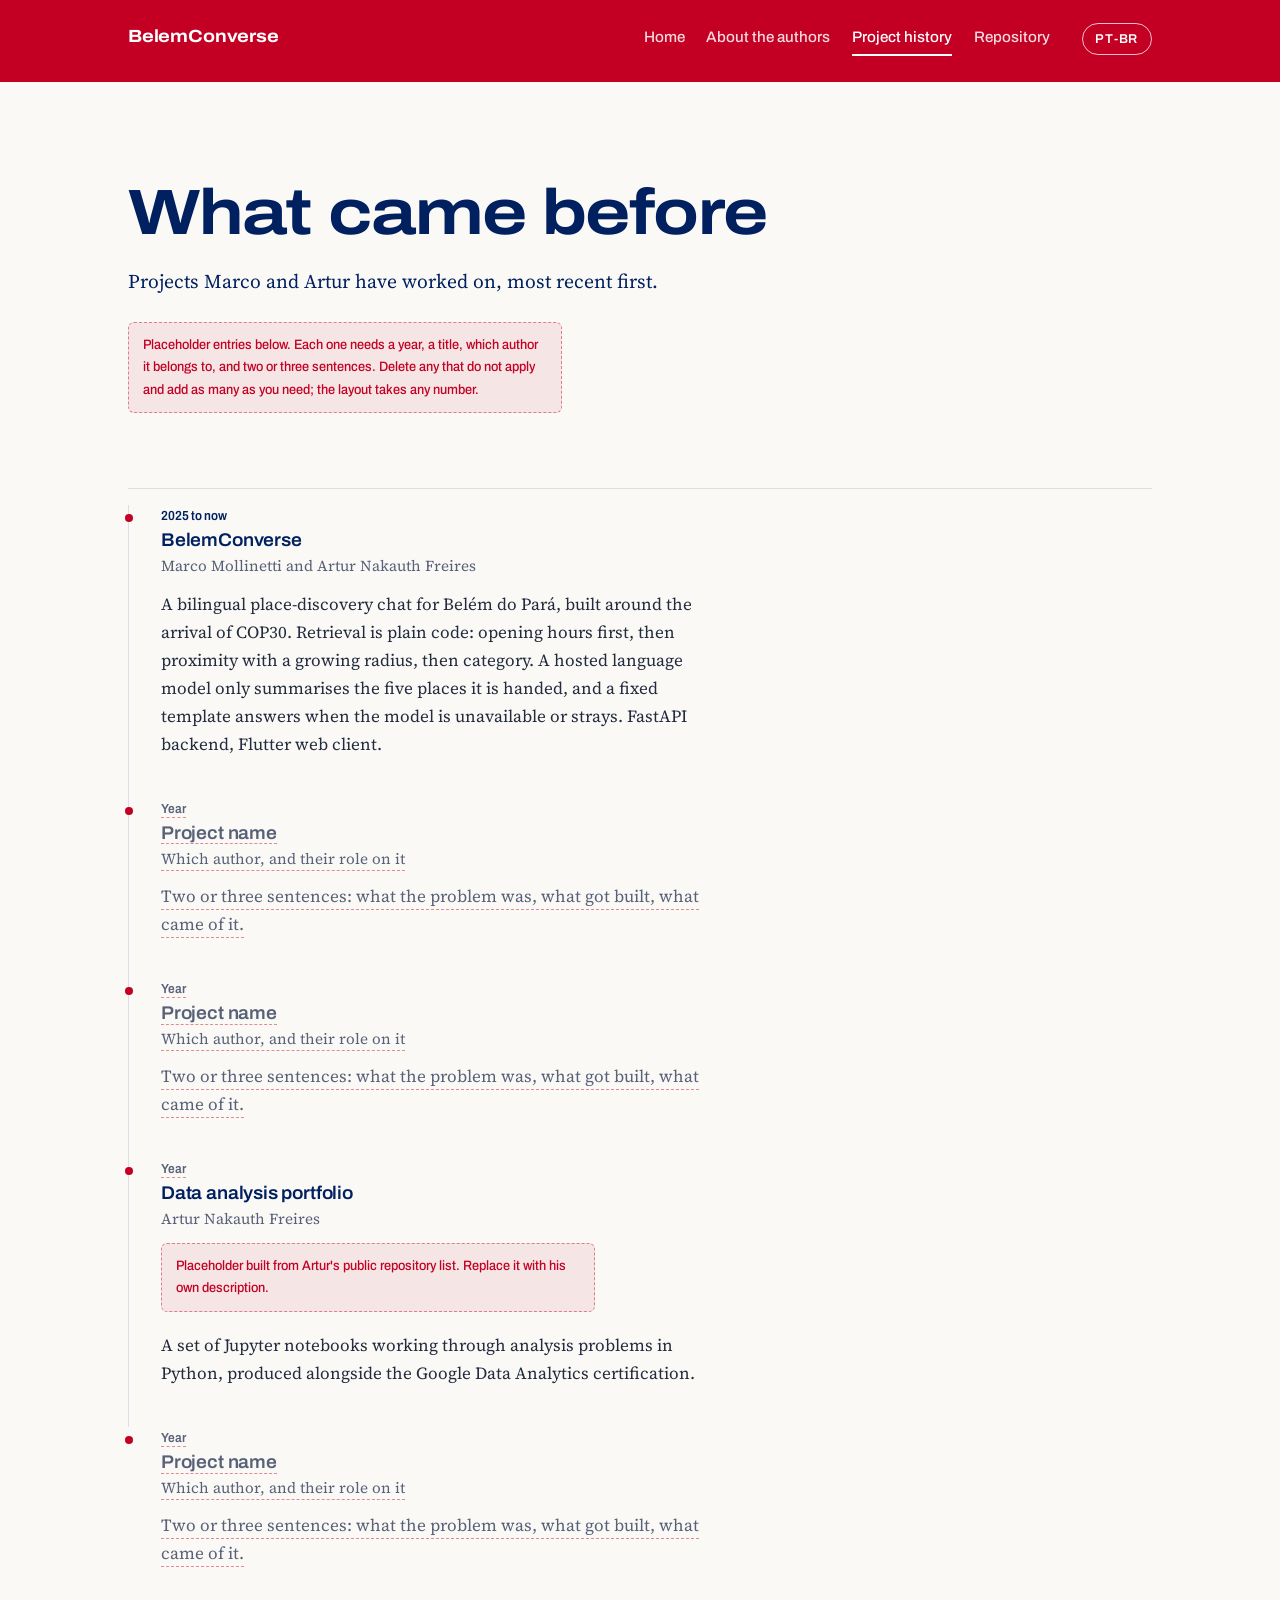
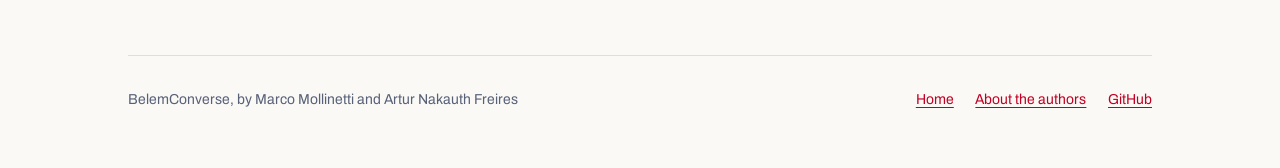
<file: docs/history.html>
<!doctype html>
<html lang="en">
<head>
<meta charset="utf-8">
<meta name="viewport" content="width=device-width, initial-scale=1">
<title>Project history | BelemConverse</title>
<link rel="icon" href="assets/favicon.svg" type="image/svg+xml">
<link rel="alternate icon" href="assets/favicon.png" type="image/png">
<link rel="alternate" hreflang="en" href="https://mollinetti.github.io/BelemConverse/history.html">
<link rel="alternate" hreflang="pt-BR" href="https://mollinetti.github.io/BelemConverse/pt-br/history.html">
<link rel="alternate" hreflang="x-default" href="https://mollinetti.github.io/BelemConverse/history.html">
<meta name="description" content="What Marco Mollinetti and Artur Nakauth Freires have built, most recent first.">
<link rel="preconnect" href="https://fonts.googleapis.com">
<link rel="preconnect" href="https://fonts.gstatic.com" crossorigin>
<link href="https://fonts.googleapis.com/css2?family=Archivo:wdth,wght@62..125,100..900&family=Source+Serif+4:ital,opsz,wght@0,8..60,200..700;1,8..60,200..700&display=swap" rel="stylesheet">
<link rel="stylesheet" href="assets/style.css">
</head>
<body>

<div class="shell">
  <div class="flag">
  <header class="masthead">
    <a class="wordmark" href="index.html">BelemConverse</a>
    <nav>
      <a href="index.html">Home</a>
      <a href="authors.html">About the authors</a>
      <a href="history.html" aria-current="page">Project history</a>
      <a href="https://github.com/Mollinetti/BelemConverse">Repository</a>
    </nav>
  <a class="lang-switch" href="pt-br/history.html" hreflang="pt-BR" lang="pt-BR" aria-label="Ler esta página em português">PT-BR</a>
  </header>
  </div>

  <section>
    <h1>What came before</h1>
    <p class="lede measure" style="margin-top:1.2rem">Projects Marco and Artur have worked on, most recent first.</p>
    <p class="todo" style="margin-top:1.5rem">Placeholder entries below. Each one needs a year, a title, which author it belongs to, and two or three sentences. Delete any that do not apply and add as many as you need; the layout takes any number.</p>
  </section>

  <section style="padding-top:1rem">
    <ol class="timeline">
      <li class="entry">
        <span class="when">2025 to now</span>
        <h3>BelemConverse</h3>
        <p class="who">Marco Mollinetti and Artur Nakauth Freires</p>
        <p>A bilingual place-discovery chat for Belém do Pará, built around the arrival of COP30. Retrieval is plain code: opening hours first, then proximity with a growing radius, then category. A hosted language model only summarises the five places it is handed, and a fixed template answers when the model is unavailable or strays. FastAPI backend, Flutter web client.</p>
      </li>

      <li class="entry">
        <span class="when"><span class="fill">Year</span></span>
        <h3><span class="fill">Project name</span></h3>
        <p class="who"><span class="fill">Which author, and their role on it</span></p>
        <p><span class="fill">Two or three sentences: what the problem was, what got built, what came of it.</span></p>
      </li>

      <li class="entry">
        <span class="when"><span class="fill">Year</span></span>
        <h3><span class="fill">Project name</span></h3>
        <p class="who"><span class="fill">Which author, and their role on it</span></p>
        <p><span class="fill">Two or three sentences: what the problem was, what got built, what came of it.</span></p>
      </li>

      <li class="entry">
        <span class="when"><span class="fill">Year</span></span>
        <h3>Data analysis portfolio</h3>
        <p class="who">Artur Nakauth Freires</p>
        <p class="todo">Placeholder built from Artur's public repository list. Replace it with his own description.</p>
        <p>A set of Jupyter notebooks working through analysis problems in Python, produced alongside the Google Data Analytics certification.</p>
      </li>

      <li class="entry">
        <span class="when"><span class="fill">Year</span></span>
        <h3><span class="fill">Project name</span></h3>
        <p class="who"><span class="fill">Which author, and their role on it</span></p>
        <p><span class="fill">Two or three sentences: what the problem was, what got built, what came of it.</span></p>
      </li>
    </ol>
  </section>

  <footer class="site">
    <span>BelemConverse, by Marco Mollinetti and Artur Nakauth Freires</span>
    <nav>
      <a href="index.html">Home</a>
      <a href="authors.html">About the authors</a>
      <a href="https://github.com/Mollinetti/BelemConverse">GitHub</a>
    </nav>
  </footer>
</div>

</body>
</html>
</file>
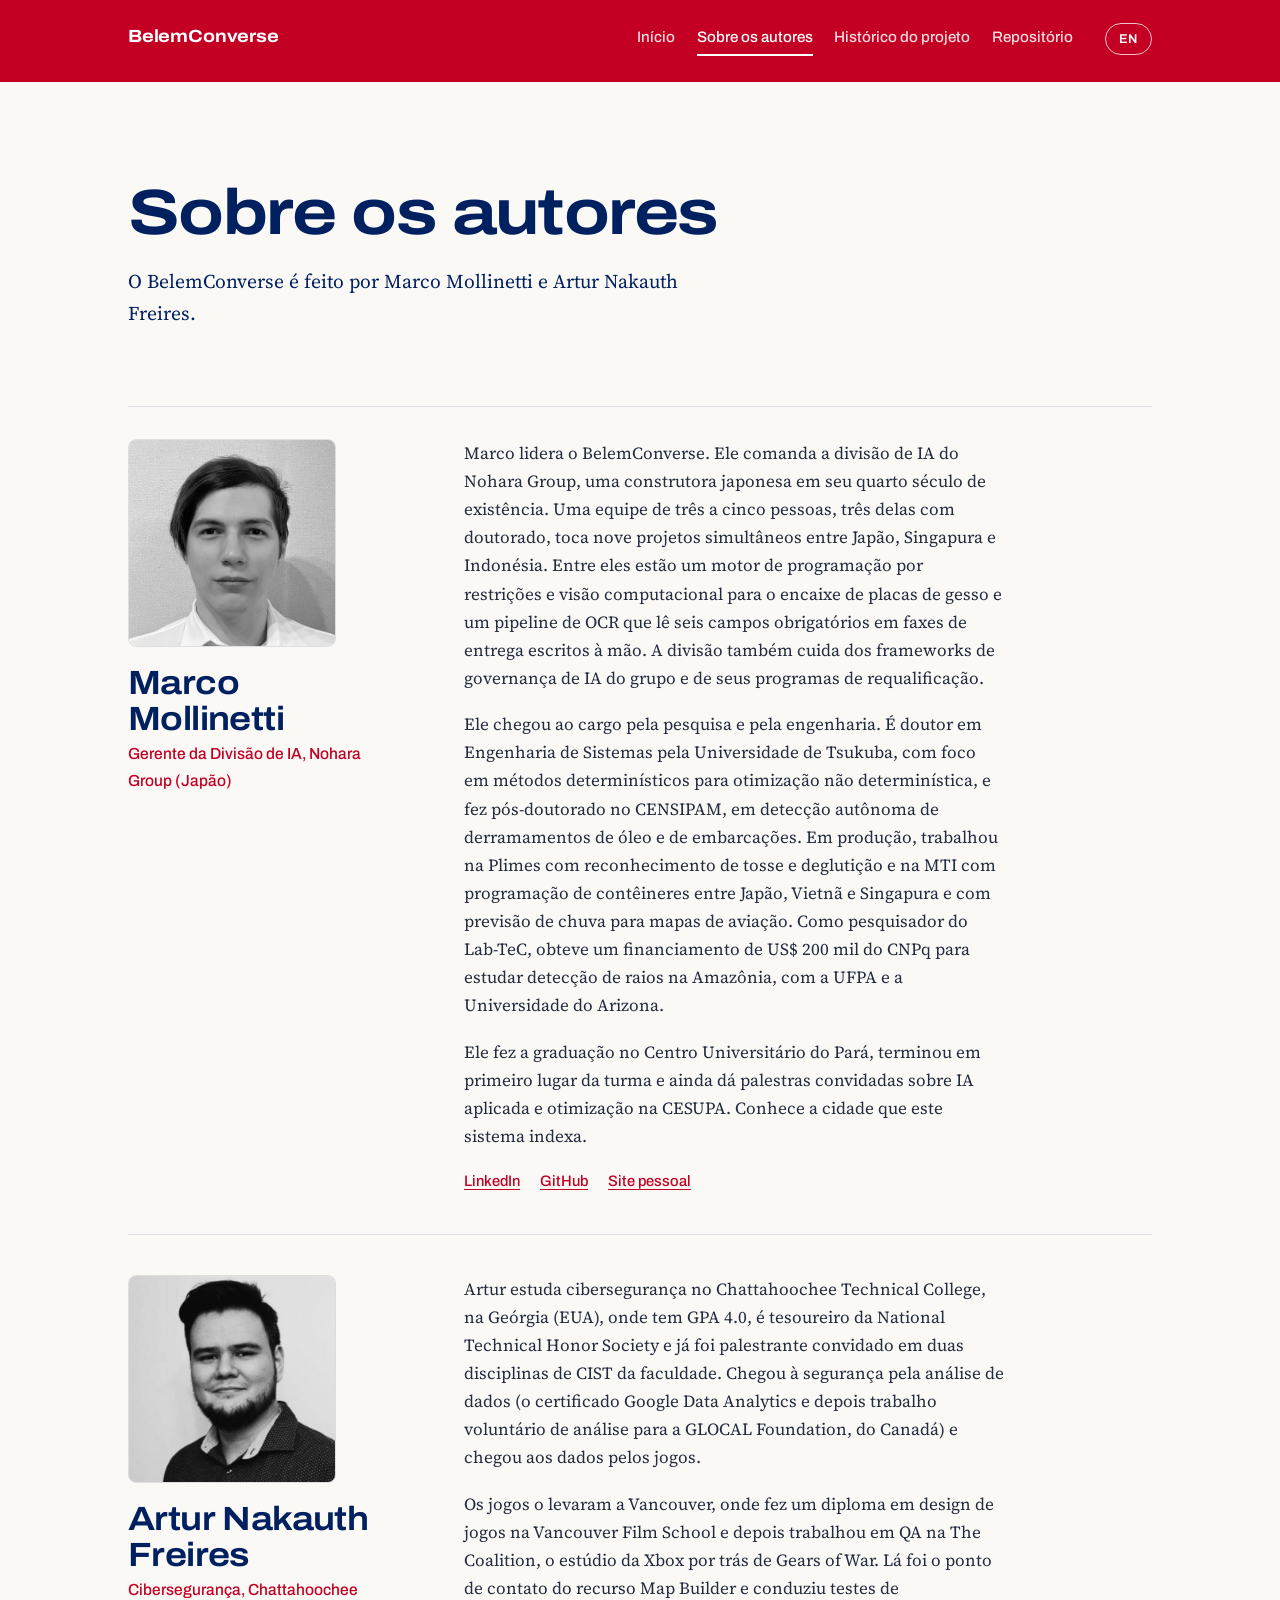
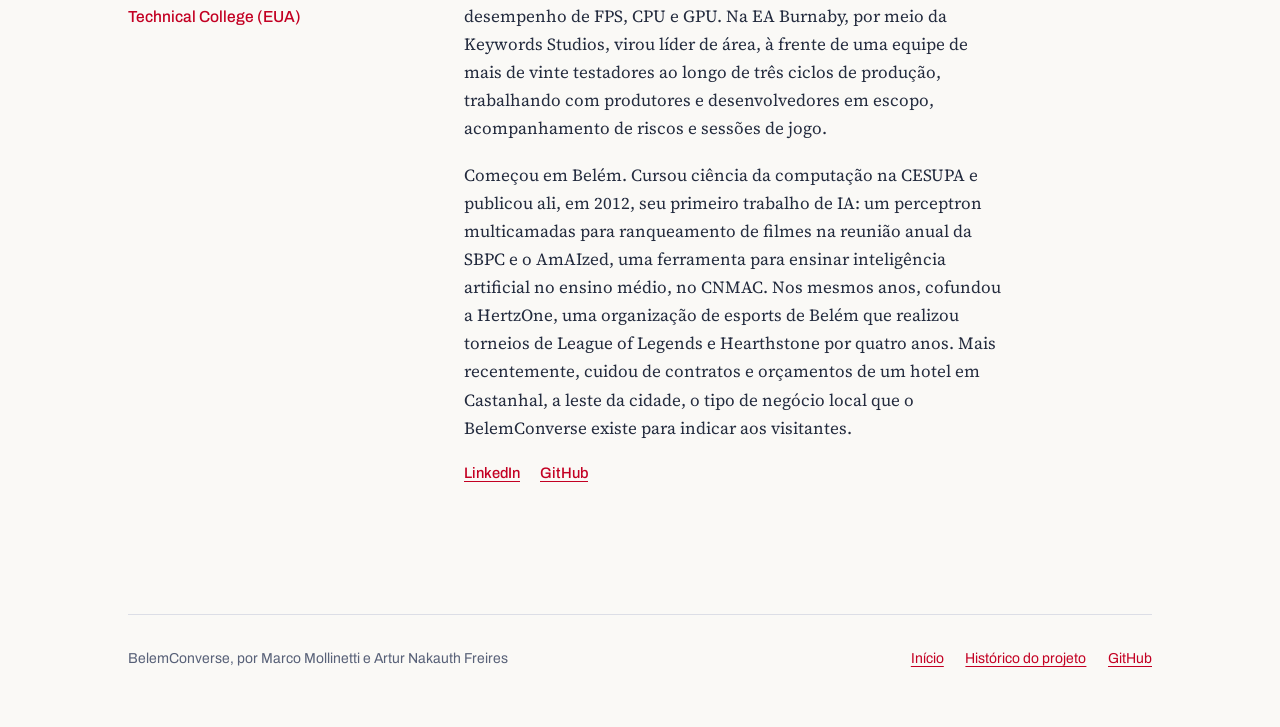
<file: docs/pt-br/authors.html>
<!doctype html>
<html lang="pt-BR">
<head>
<meta charset="utf-8">
<meta name="viewport" content="width=device-width, initial-scale=1">
<title>Sobre os autores | BelemConverse</title>
<link rel="icon" href="../assets/favicon.svg" type="image/svg+xml">
<link rel="alternate icon" href="../assets/favicon.png" type="image/png">
<link rel="alternate" hreflang="en" href="https://mollinetti.github.io/BelemConverse/authors.html">
<link rel="alternate" hreflang="pt-BR" href="https://mollinetti.github.io/BelemConverse/pt-br/authors.html">
<link rel="alternate" hreflang="x-default" href="https://mollinetti.github.io/BelemConverse/authors.html">
<meta name="description" content="Marco Mollinetti e Artur Nakauth Freires, as duas pessoas por trás do BelemConverse.">
<link rel="preconnect" href="https://fonts.googleapis.com">
<link rel="preconnect" href="https://fonts.gstatic.com" crossorigin>
<link href="https://fonts.googleapis.com/css2?family=Archivo:wdth,wght@62..125,100..900&family=Source+Serif+4:ital,opsz,wght@0,8..60,200..700;1,8..60,200..700&display=swap" rel="stylesheet">
<link rel="stylesheet" href="../assets/style.css">
</head>
<body>

<div class="shell">
  <div class="flag">
  <header class="masthead">
    <a class="wordmark" href="index.html">BelemConverse</a>
    <nav>
      <a href="index.html">Início</a>
      <a href="authors.html" aria-current="page">Sobre os autores</a>
      <a href="history.html">Histórico do projeto</a>
      <a href="https://github.com/Mollinetti/BelemConverse">Repositório</a>
    </nav>
  <a class="lang-switch" href="../authors.html" hreflang="en" lang="en" aria-label="Read this page in English">EN</a>
  </header>
  </div>

  <section>
    <h1>Sobre os autores</h1>
    <p class="lede measure" style="margin-top:1.2rem">O BelemConverse é feito por Marco Mollinetti e Artur Nakauth Freires.</p>
  </section>

  <section style="padding-top:1rem">
    <article class="person">
      <div class="person-head"><img class="portrait" src="../assets/marco.jpg" alt="Marco Mollinetti" width="480" height="640" style="object-position: 50% 25%">
      <h2>Marco Mollinetti</h2>
      <p class="role">Gerente da Divisão de IA, Nohara Group (Japão)</p></div>

      <div class="person-body">

      <div class="measure">
        <p>Marco lidera o BelemConverse. Ele comanda a divisão de IA do Nohara Group, uma construtora japonesa em seu quarto século de existência. Uma equipe de três a cinco pessoas, três delas com doutorado, toca nove projetos simultâneos entre Japão, Singapura e Indonésia. Entre eles estão um motor de programação por restrições e visão computacional para o encaixe de placas de gesso e um pipeline de OCR que lê seis campos obrigatórios em faxes de entrega escritos à mão. A divisão também cuida dos frameworks de governança de IA do grupo e de seus programas de requalificação.</p>
        <p>Ele chegou ao cargo pela pesquisa e pela engenharia. É doutor em Engenharia de Sistemas pela Universidade de Tsukuba, com foco em métodos determinísticos para otimização não determinística, e fez pós-doutorado no CENSIPAM, em detecção autônoma de derramamentos de óleo e de embarcações. Em produção, trabalhou na Plimes com reconhecimento de tosse e deglutição e na MTI com programação de contêineres entre Japão, Vietnã e Singapura e com previsão de chuva para mapas de aviação. Como pesquisador do Lab-TeC, obteve um financiamento de US$ 200 mil do CNPq para estudar detecção de raios na Amazônia, com a UFPA e a Universidade do Arizona.</p>
        <p>Ele fez a graduação no Centro Universitário do Pará, terminou em primeiro lugar da turma e ainda dá palestras convidadas sobre IA aplicada e otimização na CESUPA. Conhece a cidade que este sistema indexa.</p>
      </div>

      <div class="links">
        <a href="https://www.linkedin.com/in/marco-antonio-florenzano-mollinetti/">LinkedIn</a>
        <a href="https://github.com/Mollinetti">GitHub</a>
        <a href="https://mollinetti.github.io/">Site pessoal</a>
      </div>
      </div>
    </article>

    <article class="person">
      <div class="person-head"><img class="portrait" src="../assets/artur.png" alt="Artur Nakauth Freires" width="259" height="259">
      <h2>Artur Nakauth Freires</h2>
      <p class="role">Cibersegurança, Chattahoochee Technical College (EUA)</p></div>

      <div class="person-body">

      <div class="measure">
        <p>Artur estuda cibersegurança no Chattahoochee Technical College, na Geórgia (EUA), onde tem GPA 4.0, é tesoureiro da National Technical Honor Society e já foi palestrante convidado em duas disciplinas de CIST da faculdade. Chegou à segurança pela análise de dados (o certificado Google Data Analytics e depois trabalho voluntário de análise para a GLOCAL Foundation, do Canadá) e chegou aos dados pelos jogos.</p>
        <p>Os jogos o levaram a Vancouver, onde fez um diploma em design de jogos na Vancouver Film School e depois trabalhou em QA na The Coalition, o estúdio da Xbox por trás de Gears of War. Lá foi o ponto de contato do recurso Map Builder e conduziu testes de desempenho de FPS, CPU e GPU. Na EA Burnaby, por meio da Keywords Studios, virou líder de área, à frente de uma equipe de mais de vinte testadores ao longo de três ciclos de produção, trabalhando com produtores e desenvolvedores em escopo, acompanhamento de riscos e sessões de jogo.</p>
        <p>Começou em Belém. Cursou ciência da computação na CESUPA e publicou ali, em 2012, seu primeiro trabalho de IA: um perceptron multicamadas para ranqueamento de filmes na reunião anual da SBPC e o AmAIzed, uma ferramenta para ensinar inteligência artificial no ensino médio, no CNMAC. Nos mesmos anos, cofundou a HertzOne, uma organização de esports de Belém que realizou torneios de League of Legends e Hearthstone por quatro anos. Mais recentemente, cuidou de contratos e orçamentos de um hotel em Castanhal, a leste da cidade, o tipo de negócio local que o BelemConverse existe para indicar aos visitantes.</p>
      </div>

      <div class="links">
        <a href="https://www.linkedin.com/in/arturfreires/">LinkedIn</a>
        <a href="https://github.com/ArturNakauchi">GitHub</a>
      </div>
      </div>
    </article>
  </section>

  <footer class="site">
    <span>BelemConverse, por Marco Mollinetti e Artur Nakauth Freires</span>
    <nav>
      <a href="index.html">Início</a>
      <a href="history.html">Histórico do projeto</a>
      <a href="https://github.com/Mollinetti/BelemConverse">GitHub</a>
    </nav>
  </footer>
</div>

</body>
</html>
</file>
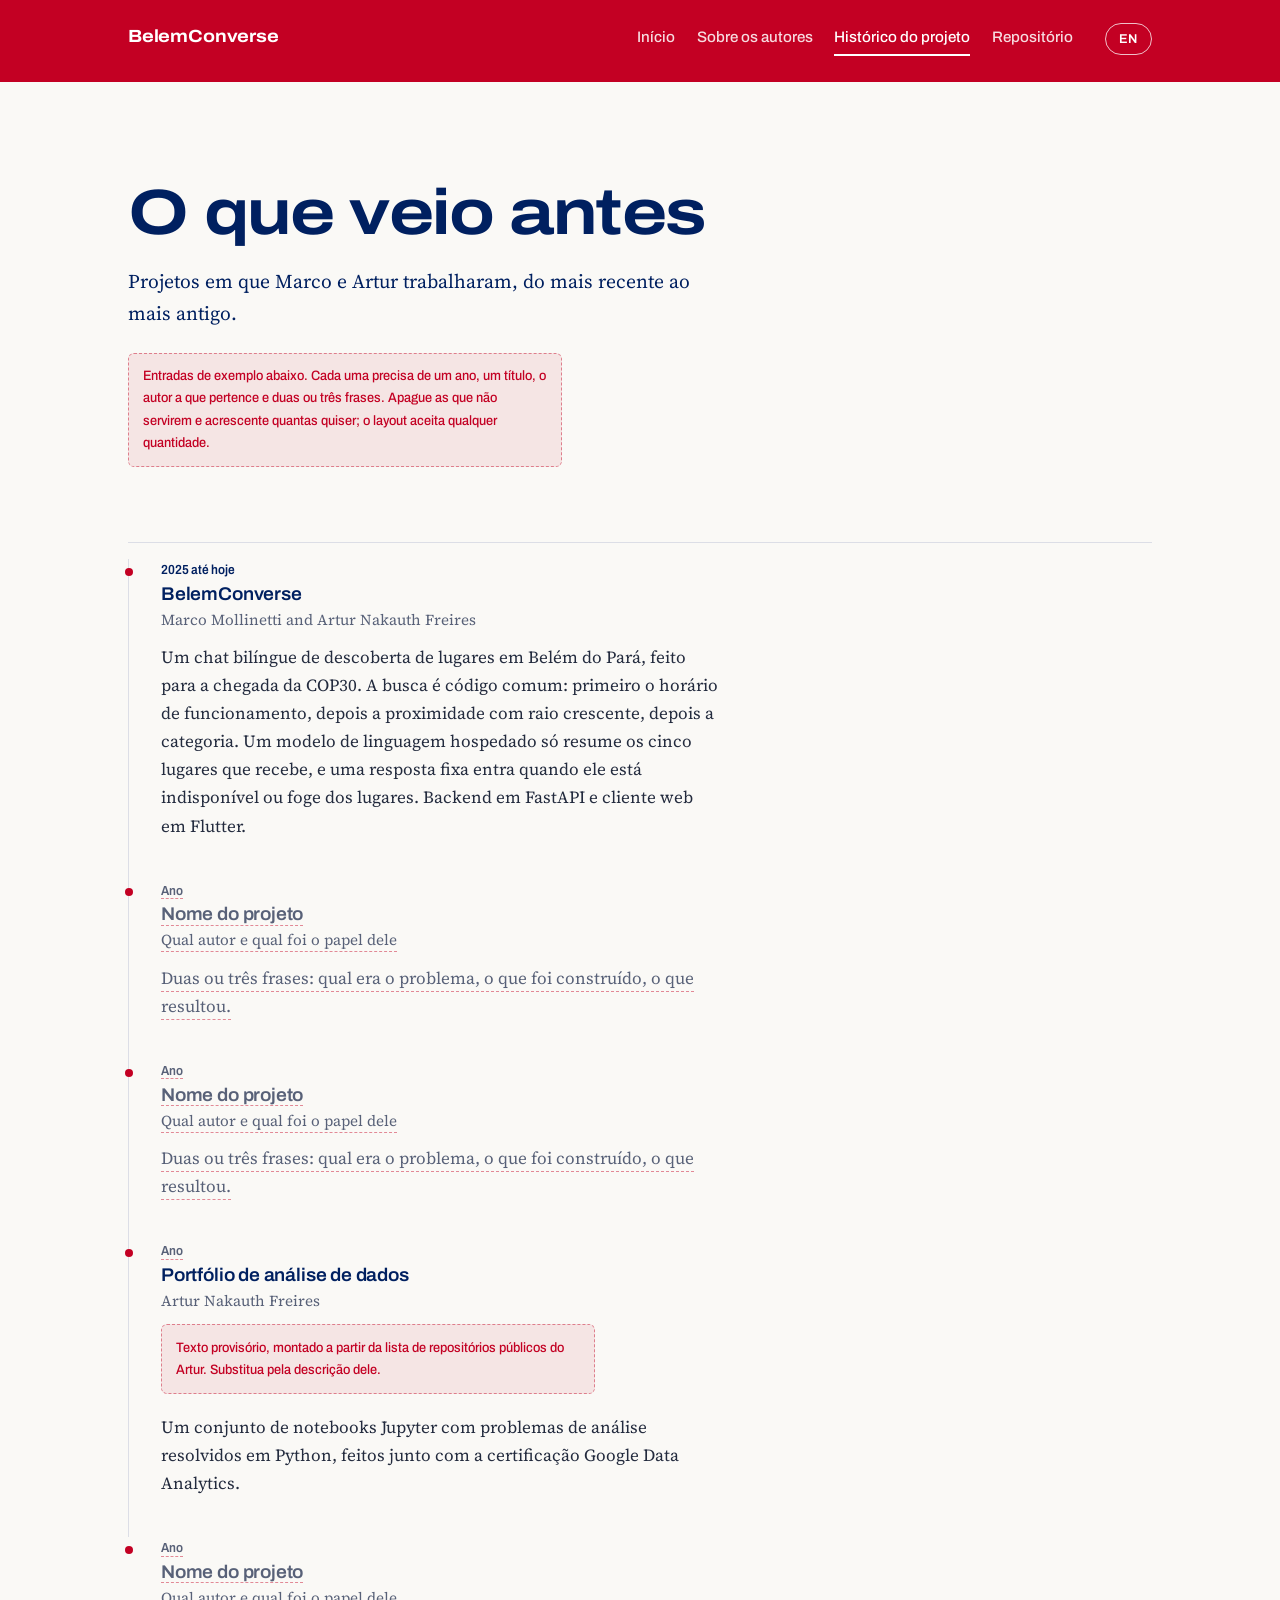
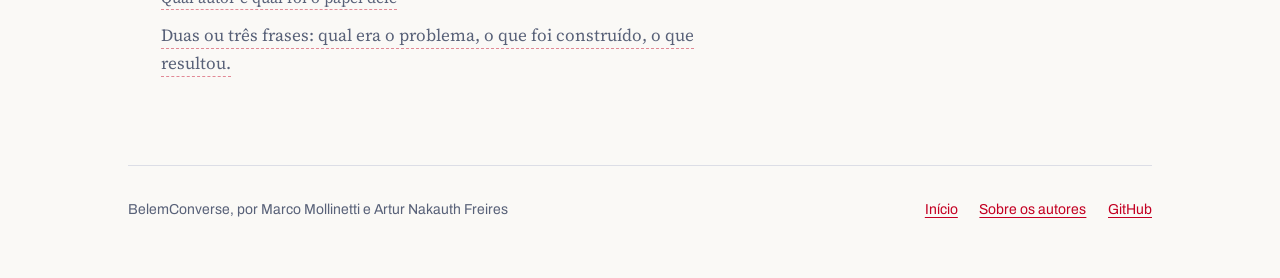
<file: docs/pt-br/history.html>
<!doctype html>
<html lang="pt-BR">
<head>
<meta charset="utf-8">
<meta name="viewport" content="width=device-width, initial-scale=1">
<title>Histórico do projeto | BelemConverse</title>
<link rel="icon" href="../assets/favicon.svg" type="image/svg+xml">
<link rel="alternate icon" href="../assets/favicon.png" type="image/png">
<link rel="alternate" hreflang="en" href="https://mollinetti.github.io/BelemConverse/history.html">
<link rel="alternate" hreflang="pt-BR" href="https://mollinetti.github.io/BelemConverse/pt-br/history.html">
<link rel="alternate" hreflang="x-default" href="https://mollinetti.github.io/BelemConverse/history.html">
<meta name="description" content="O que Marco Mollinetti e Artur Nakauth Freires já construíram, do mais recente ao mais antigo.">
<link rel="preconnect" href="https://fonts.googleapis.com">
<link rel="preconnect" href="https://fonts.gstatic.com" crossorigin>
<link href="https://fonts.googleapis.com/css2?family=Archivo:wdth,wght@62..125,100..900&family=Source+Serif+4:ital,opsz,wght@0,8..60,200..700;1,8..60,200..700&display=swap" rel="stylesheet">
<link rel="stylesheet" href="../assets/style.css">
</head>
<body>

<div class="shell">
  <div class="flag">
  <header class="masthead">
    <a class="wordmark" href="index.html">BelemConverse</a>
    <nav>
      <a href="index.html">Início</a>
      <a href="authors.html">Sobre os autores</a>
      <a href="history.html" aria-current="page">Histórico do projeto</a>
      <a href="https://github.com/Mollinetti/BelemConverse">Repositório</a>
    </nav>
  <a class="lang-switch" href="../history.html" hreflang="en" lang="en" aria-label="Read this page in English">EN</a>
  </header>
  </div>

  <section>
    <h1>O que veio antes</h1>
    <p class="lede measure" style="margin-top:1.2rem">Projetos em que Marco e Artur trabalharam, do mais recente ao mais antigo.</p>
    <p class="todo" style="margin-top:1.5rem">Entradas de exemplo abaixo. Cada uma precisa de um ano, um título, o autor a que pertence e duas ou três frases. Apague as que não servirem e acrescente quantas quiser; o layout aceita qualquer quantidade.</p>
  </section>

  <section style="padding-top:1rem">
    <ol class="timeline">
      <li class="entry">
        <span class="when">2025 até hoje</span>
        <h3>BelemConverse</h3>
        <p class="who">Marco Mollinetti and Artur Nakauth Freires</p>
        <p>Um chat bilíngue de descoberta de lugares em Belém do Pará, feito para a chegada da COP30. A busca é código comum: primeiro o horário de funcionamento, depois a proximidade com raio crescente, depois a categoria. Um modelo de linguagem hospedado só resume os cinco lugares que recebe, e uma resposta fixa entra quando ele está indisponível ou foge dos lugares. Backend em FastAPI e cliente web em Flutter.</p>
      </li>

      <li class="entry">
        <span class="when"><span class="fill">Ano</span></span>
        <h3><span class="fill">Nome do projeto</span></h3>
        <p class="who"><span class="fill">Qual autor e qual foi o papel dele</span></p>
        <p><span class="fill">Duas ou três frases: qual era o problema, o que foi construído, o que resultou.</span></p>
      </li>

      <li class="entry">
        <span class="when"><span class="fill">Ano</span></span>
        <h3><span class="fill">Nome do projeto</span></h3>
        <p class="who"><span class="fill">Qual autor e qual foi o papel dele</span></p>
        <p><span class="fill">Duas ou três frases: qual era o problema, o que foi construído, o que resultou.</span></p>
      </li>

      <li class="entry">
        <span class="when"><span class="fill">Ano</span></span>
        <h3>Portfólio de análise de dados</h3>
        <p class="who">Artur Nakauth Freires</p>
        <p class="todo">Texto provisório, montado a partir da lista de repositórios públicos do Artur. Substitua pela descrição dele.</p>
        <p>Um conjunto de notebooks Jupyter com problemas de análise resolvidos em Python, feitos junto com a certificação Google Data Analytics.</p>
      </li>

      <li class="entry">
        <span class="when"><span class="fill">Ano</span></span>
        <h3><span class="fill">Nome do projeto</span></h3>
        <p class="who"><span class="fill">Qual autor e qual foi o papel dele</span></p>
        <p><span class="fill">Duas ou três frases: qual era o problema, o que foi construído, o que resultou.</span></p>
      </li>
    </ol>
  </section>

  <footer class="site">
    <span>BelemConverse, por Marco Mollinetti e Artur Nakauth Freires</span>
    <nav>
      <a href="index.html">Início</a>
      <a href="authors.html">Sobre os autores</a>
      <a href="https://github.com/Mollinetti/BelemConverse">GitHub</a>
    </nav>
  </footer>
</div>

</body>
</html>
</file>
<file: docs/assets/style.css>
/* BelemConverse — site styles */

:root {
  /* Flag of Pará: red field, white band, blue star (same values as frontend/lib/config/theme.dart) */
  --ground: #FAF9F6;
  --raise:  #FFFFFF;
  --edge:   #DCDEE6;
  --text:   #232B3E;
  --text-hi:#002060;
  --dim:    #586178;
  --red:    #C30023;
  --navy:   #002060;
  --green:  #1E7A4A;
  --tint:   #EDF0F8;

  --display: "Archivo", "Helvetica Neue", Arial, sans-serif;
  --prose: "Source Serif 4", Georgia, "Times New Roman", serif;

  --gutter: clamp(1.25rem, 5vw, 4rem);
  --wide: 72rem;
  color-scheme: light;
}

*, *::before, *::after { box-sizing: border-box; }

html { -webkit-text-size-adjust: 100%; }

body {
  margin: 0;
  background: var(--ground);
  color: var(--text);
  font-family: var(--prose);
  font-size: 1.0625rem;
  line-height: 1.65;
  font-optical-sizing: auto;
  overflow-wrap: break-word;
}

.shell { position: relative; z-index: 1; max-width: var(--wide); margin: 0 auto; padding: 0 var(--gutter); }

a { color: var(--red); text-underline-offset: .18em; text-decoration-thickness: from-font; }
a:hover { color: var(--navy); }
:focus-visible { outline: 2px solid var(--red); outline-offset: 3px; border-radius: 2px; }

/* ---------- flag band: the Pará flag's red field carries the masthead ---------- */

.flag {
  position: relative;
  background: var(--red);
  color: #fff;
  box-shadow: 0 0 0 100vmax var(--red);   /* bleed to the viewport edges */
  clip-path: inset(0 -100vmax);
  margin-bottom: 2.5rem;
}
.flag a:focus-visible { outline-color: #fff; }

/* the white band and blue star, drawn once on the home page */
.flag-art {
  position: absolute;
  top: 4.6rem; bottom: 0;   /* below the masthead, so the nav stays on red */
  right: calc(50% - 50vw);
  width: min(34vw, 30rem);
  pointer-events: none;
}
@media (max-width: 64rem) { .flag-art { display: none; } }

.masthead {
  display: flex;
  flex-wrap: wrap;
  gap: 1rem 2rem;
  align-items: baseline;
  justify-content: space-between;
  padding: 1.4rem 0 1.6rem;
}

.wordmark {
  font-family: var(--display);
  font-variation-settings: "wdth" 112, "wght" 700;
  font-size: 1.1rem;
  letter-spacing: -.01em;
  color: #fff;
  text-decoration: none;
}

.masthead nav { display: flex; flex-wrap: wrap; gap: .4rem 1.35rem; }
.masthead nav a {
  font-family: var(--display);
  font-variation-settings: "wdth" 100, "wght" 500;
  font-size: .95rem;
  color: rgba(255,255,255,.86);
  text-decoration: none;
  padding-bottom: .25rem;
  border-bottom: 2px solid transparent;
}
.masthead nav a:hover { color: #fff; border-bottom-color: rgba(255,255,255,.55); }
.masthead nav a[aria-current="page"] { color: #fff; border-bottom-color: #fff; }

/* language switch: top right of every page, links to the same page in the other language */
.masthead { justify-content: flex-start; }
.masthead nav { margin-left: auto; }
.lang-switch {
  font-family: var(--display);
  font-variation-settings: "wdth" 100, "wght" 600;
  font-size: .8rem;
  letter-spacing: .06em;
  color: #fff;
  text-decoration: none;
  border: 1.5px solid rgba(255,255,255,.75);
  border-radius: 999px;
  padding: .28rem .8rem;
  align-self: center;
}
.lang-switch:hover { background: #fff; color: var(--red); }
.flag a.lang-switch:focus-visible { outline-color: #fff; outline-offset: 3px; }
@media (max-width: 40rem) {
  .lang-switch { margin-left: auto; }          /* stays top right, next to the wordmark */
  .masthead nav { order: 3; margin-left: 0; width: 100%; }   /* links wrap onto their own row */
}

/* ---------- headings & prose ---------- */

h1, h2, h3 { font-family: var(--display); color: var(--text-hi); line-height: 1.08; margin: 0; }

h1 {
  font-variation-settings: "wdth" 118, "wght" 700;
  font-size: clamp(2.3rem, 6vw, 4rem);
  letter-spacing: -.025em;
}

h2 {
  font-variation-settings: "wdth" 112, "wght" 650;
  font-size: clamp(1.5rem, 3.2vw, 2.1rem);
  letter-spacing: -.018em;
}

h3 {
  font-variation-settings: "wdth" 104, "wght" 600;
  font-size: 1.15rem;
  letter-spacing: -.01em;
}

p { margin: 0 0 1.1em; }
.measure { max-width: 60ch; }
.lede { font-size: 1.22rem; line-height: 1.6; color: var(--text-hi); }
.dim { color: var(--dim); }

section { padding: 3.5rem 0; border-top: 1px solid var(--edge); }
section:first-of-type { border-top: 0; }
.section-head { margin-bottom: 2rem; }
.section-head p { margin-top: .8rem; }

/* ---------- hero ---------- */

.flag .asked {
  font-family: var(--display);
  font-variation-settings: "wdth" 118, "wght" 700;
  font-size: clamp(2rem, 5.6vw, 3.6rem);
  line-height: 1.05;
  letter-spacing: -.028em;
  color: #fff;
  max-width: 18ch;
  margin: 1rem 0 .6rem;
  text-wrap: balance;
}
.flag .gloss { color: rgba(255,255,255,.88); font-style: italic; margin: 0; padding-bottom: 2.6rem; }

.hero { padding-top: 0; padding-bottom: 3.5rem; border-top: 0; }

/* ---------- query plan strip ---------- */

.plan {
  display: flex;
  flex-wrap: wrap;
  align-items: center;
  gap: .5rem;
  padding: .7rem .9rem;
  background: rgba(0,32,96,.08);
  border: 1px solid rgba(0,32,96,.35);
  border-radius: 6px;
}
.plan-label {
  font-family: var(--display);
  font-variation-settings: "wdth" 88, "wght" 600;
  font-size: .8rem;
  color: var(--navy);
  margin-right: .35rem;
}
.chip {
  font-family: var(--display);
  font-variation-settings: "wdth" 92, "wght" 500;
  font-size: .8rem;
  color: var(--text-hi);
  background: rgba(0,32,96,.16);
  border-radius: 4px;
  padding: .18rem .5rem;
}

/* ---------- answer block ---------- */

.answer {
  border-left: 2px solid var(--red);
  padding: .1rem 0 .1rem 1.25rem;
  margin: 1.5rem 0;
  max-width: 62ch;
}
.answer p:last-child { margin-bottom: 0; }

/* ---------- result cards ---------- */

.results {
  display: grid;
  grid-template-columns: repeat(auto-fit, minmax(15rem, 1fr));
  gap: .75rem;
  margin-top: 1.5rem;
}
.result {
  background: var(--raise);
  border: 1px solid var(--edge);
  border-radius: 8px;
  padding: .9rem 1rem 1rem;
}
.result h4 {
  font-family: var(--display);
  font-variation-settings: "wdth" 100, "wght" 600;
  font-size: 1rem;
  margin: 0 0 .15rem;
  color: var(--text-hi);
  line-height: 1.25;
}
.result .kind { font-size: .85rem; color: var(--dim); margin: 0 0 .6rem; }
.result dl {
  display: grid;
  grid-template-columns: auto 1fr;
  gap: .18rem .7rem;
  margin: 0;
  font-family: var(--display);
  font-variation-settings: "wdth" 92, "wght" 400;
  font-size: .85rem;
}
.result dt { color: var(--dim); }
.result dd { margin: 0; color: var(--text-hi); }
.open { color: var(--green); }
.shut { color: var(--red); }
.unknown { color: var(--dim); }

/* ---------- example picker ---------- */

.picker { display: grid; grid-template-columns: minmax(0, 20rem) minmax(0, 1fr); gap: 2.5rem; align-items: start; }
.picker-list { display: flex; flex-direction: column; gap: .4rem; }
.picker-list button {
  font-family: var(--prose);
  font-size: .98rem;
  line-height: 1.4;
  text-align: left;
  color: var(--text);
  background: transparent;
  border: 1px solid var(--edge);
  border-radius: 6px;
  padding: .7rem .85rem;
  cursor: pointer;
  transition: border-color .12s ease, color .12s ease;
}
.picker-list button:hover { border-color: var(--dim); color: var(--text-hi); }
.picker-list button[aria-selected="true"] {
  border-color: var(--red);
  background: rgba(195,0,35,.07);
  color: var(--text-hi);
}
.picker-list .lang {
  display: block;
  font-family: var(--display);
  font-variation-settings: "wdth" 88, "wght" 600;
  font-size: .72rem;
  color: var(--dim);
  margin-bottom: .2rem;
}
.panel > :first-child { margin-top: 0; }

/* ---------- pipeline ---------- */

.stages { display: grid; grid-template-columns: repeat(auto-fit, minmax(16rem, 1fr)); gap: 2rem; counter-reset: stage; }
.stage { counter-increment: stage; }
.stage h3::before {
  content: counter(stage);
  display: inline-grid;
  place-items: center;
  width: 1.55rem; height: 1.55rem;
  margin-right: .6rem;
  border: 1px solid var(--navy);
  border-radius: 50%;
  color: var(--navy);
  font-size: .85rem;
  font-variation-settings: "wdth" 92, "wght" 600;
  vertical-align: .05em;
}
.stage p { margin-top: .7rem; font-size: 1rem; }

/* ---------- guarantees ---------- */

.rules { list-style: none; margin: 0; padding: 0; max-width: 62ch; }
.rules li { padding: .9rem 0; border-top: 1px solid var(--edge); }
.rules li:last-child { border-bottom: 1px solid var(--edge); }
.rules strong {
  font-family: var(--display);
  font-variation-settings: "wdth" 100, "wght" 600;
  color: var(--text-hi);
  font-weight: 400;
}

/* ---------- author entries ---------- */

.person { padding: 2.5rem 0; border-top: 1px solid var(--edge); }
.person:first-of-type { border-top: 0; padding-top: 1rem; }
.person h2 { margin-bottom: .2rem; }
.person .role { font-family: var(--display); font-variation-settings: "wdth" 96, "wght" 500; font-size: 1rem; color: var(--red); margin: 0 0 1.2rem; }
.person .links { display: flex; flex-wrap: wrap; gap: 1.25rem; margin-top: 1.2rem; font-family: var(--display); font-variation-settings: "wdth" 96, "wght" 500; font-size: .95rem; }

/* ---------- timeline ---------- */

.timeline { list-style: none; margin: 0; padding: 0; }
.entry { position: relative; padding: 0 0 2.5rem 2rem; border-left: 1px solid var(--edge); }
.entry:last-child { border-left-color: transparent; padding-bottom: 0; }
.entry::before {
  content: "";
  position: absolute;
  left: -4.5px; top: .55rem;
  width: 8px; height: 8px;
  border-radius: 50%;
  background: var(--red);
}
.entry .when {
  display: block;
  font-family: var(--display);
  font-variation-settings: "wdth" 88, "wght" 600;
  font-size: .82rem;
  color: var(--navy);
  margin-bottom: .25rem;
}
.entry h3 { margin-bottom: .15rem; }
.entry .who { font-size: .95rem; color: var(--dim); margin: 0 0 .7rem; }
.entry p:last-child { margin-bottom: 0; }

/* ---------- notes & footer ---------- */

.note {
  font-size: .95rem;
  color: var(--dim);
  border-left: 2px solid var(--edge);
  padding-left: 1rem;
  max-width: 62ch;
}
.todo {
  background: rgba(195,0,35,.08);
  border: 1px dashed rgba(195,0,35,.45);
  border-radius: 6px;
  padding: .7rem .9rem;
  font-family: var(--display);
  font-variation-settings: "wdth" 92, "wght" 500;
  font-size: .85rem;
  color: var(--red);
  max-width: 62ch;
  margin: 0 0 1.2rem;
}

footer.site {
  border-top: 1px solid var(--edge);
  margin-top: 2rem;
  padding: 2rem 0 3.5rem;
  display: flex;
  flex-wrap: wrap;
  gap: .75rem 2rem;
  justify-content: space-between;
  font-family: var(--display);
  font-variation-settings: "wdth" 96, "wght" 400;
  font-size: .9rem;
  color: var(--dim);
}
footer.site nav { display: flex; flex-wrap: wrap; gap: .4rem 1.35rem; }

@media (max-width: 52rem) {
  .picker { grid-template-columns: 1fr; gap: 1.5rem; }
}

@media (prefers-reduced-motion: reduce) {
  *, *::before, *::after { transition-duration: .01ms !important; animation-duration: .01ms !important; }
}

/* ---------- reading sections: heading left, prose right ---------- */

.split { display: grid; grid-template-columns: minmax(0, 17rem) minmax(0, 1fr); gap: 1.5rem 4rem; align-items: start; }
.split .section-head { margin-bottom: 0; }

@media (max-width: 58rem) {
  .split { grid-template-columns: 1fr; gap: 1.5rem; }
}

/* ---------- visible fill-in-the-blank placeholders ---------- */

.fill {
  color: var(--dim);
  border-bottom: 1px dashed rgba(195,0,35,.45);
  padding-bottom: .05em;
}

.entry p { max-width: 62ch; }

.person { display: grid; grid-template-columns: minmax(0, 17rem) minmax(0, 1fr); gap: 1.25rem 4rem; align-items: start; }
.person-head { margin: 0; }
.person-head h2 { margin-bottom: .25rem; }
.person-body > :first-child { margin-top: 0; }

@media (max-width: 58rem) {
  .person { grid-template-columns: 1fr; gap: 1rem; }
}

/* ---------- author portraits ---------- */

.portrait {
  display: block;
  width: 100%;
  max-width: 13rem;
  height: auto;   /* beats the height attribute's presentational hint */
  aspect-ratio: 1;
  object-fit: cover;
  border-radius: 8px;
  border: 1px solid var(--edge);
  margin-bottom: 1.1rem;
  background: var(--raise);
  filter: grayscale(1);
}

/* ---------- loop flowchart ---------- */

.loop-fig { margin: 2rem 0 0; }
.loop-scroll { overflow-x: auto; padding-bottom: .5rem; }
.loop-scroll svg { display: block; width: 100%; min-width: 46rem; height: auto; }
.loop-fig figcaption { margin-top: 1rem; font-size: .95rem; color: var(--dim); max-width: 62ch; }

.loop-fig text { font-family: var(--display); font-variation-settings: "wdth" 96, "wght" 400; }
.loop-fig .f-title { font-size: 14px; font-variation-settings: "wdth" 100, "wght" 650; fill: var(--navy); }
.loop-fig .f-sub { font-size: 12px; fill: var(--dim); }
.loop-fig .f-cond { font-size: 12px; font-style: italic; fill: var(--dim); }
.loop-fig .f-tag { font-size: 11.5px; font-variation-settings: "wdth" 92, "wght" 600; fill: var(--green); }
.loop-fig .f-tag-1 { fill: var(--red); }
.loop-fig .f-node, .loop-fig .f-ask { fill: var(--raise); stroke: var(--navy); stroke-width: 1.5; }
.loop-fig .f-ask { fill: var(--tint); }
.loop-fig .f-model { fill: var(--red); stroke: var(--red); }
.loop-fig .f-exit { fill: var(--tint); stroke: var(--edge); }
.loop-fig .f-on { fill: #fff; }
.loop-fig .f-line { fill: none; stroke: var(--navy); stroke-width: 1.5; }
.loop-fig .f-loop { stroke-dasharray: 5 4; }
.loop-fig .f-head { fill: var(--navy); }

/* ---------- where the cost goes ---------- */

.cost { width: 100%; border-collapse: collapse; margin: 2.5rem 0 0; font-size: .98rem; }
.cost caption { text-align: left; font-family: var(--display); font-variation-settings: "wdth" 104, "wght" 600; font-size: 1.15rem; color: var(--navy); padding-bottom: .7rem; }
.cost th, .cost td { text-align: left; vertical-align: top; padding: .7rem 1rem .7rem 0; border-top: 1px solid var(--edge); }
.cost th { font-family: var(--display); font-variation-settings: "wdth" 100, "wght" 600; color: var(--navy); font-weight: 400; width: 30%; }
.cost tr:last-child th, .cost tr:last-child td { border-bottom: 1px solid var(--edge); }
@media (max-width: 40rem) {
  .cost th, .cost td { display: block; width: auto; padding: .1rem 0; border: 0; }
  .cost tr { display: block; padding: .7rem 0; border-top: 1px solid var(--edge); }
  .cost tr:last-child th, .cost tr:last-child td { border-bottom: 0; }
}
.split.inner { margin-top: 2.5rem; }
</file>
